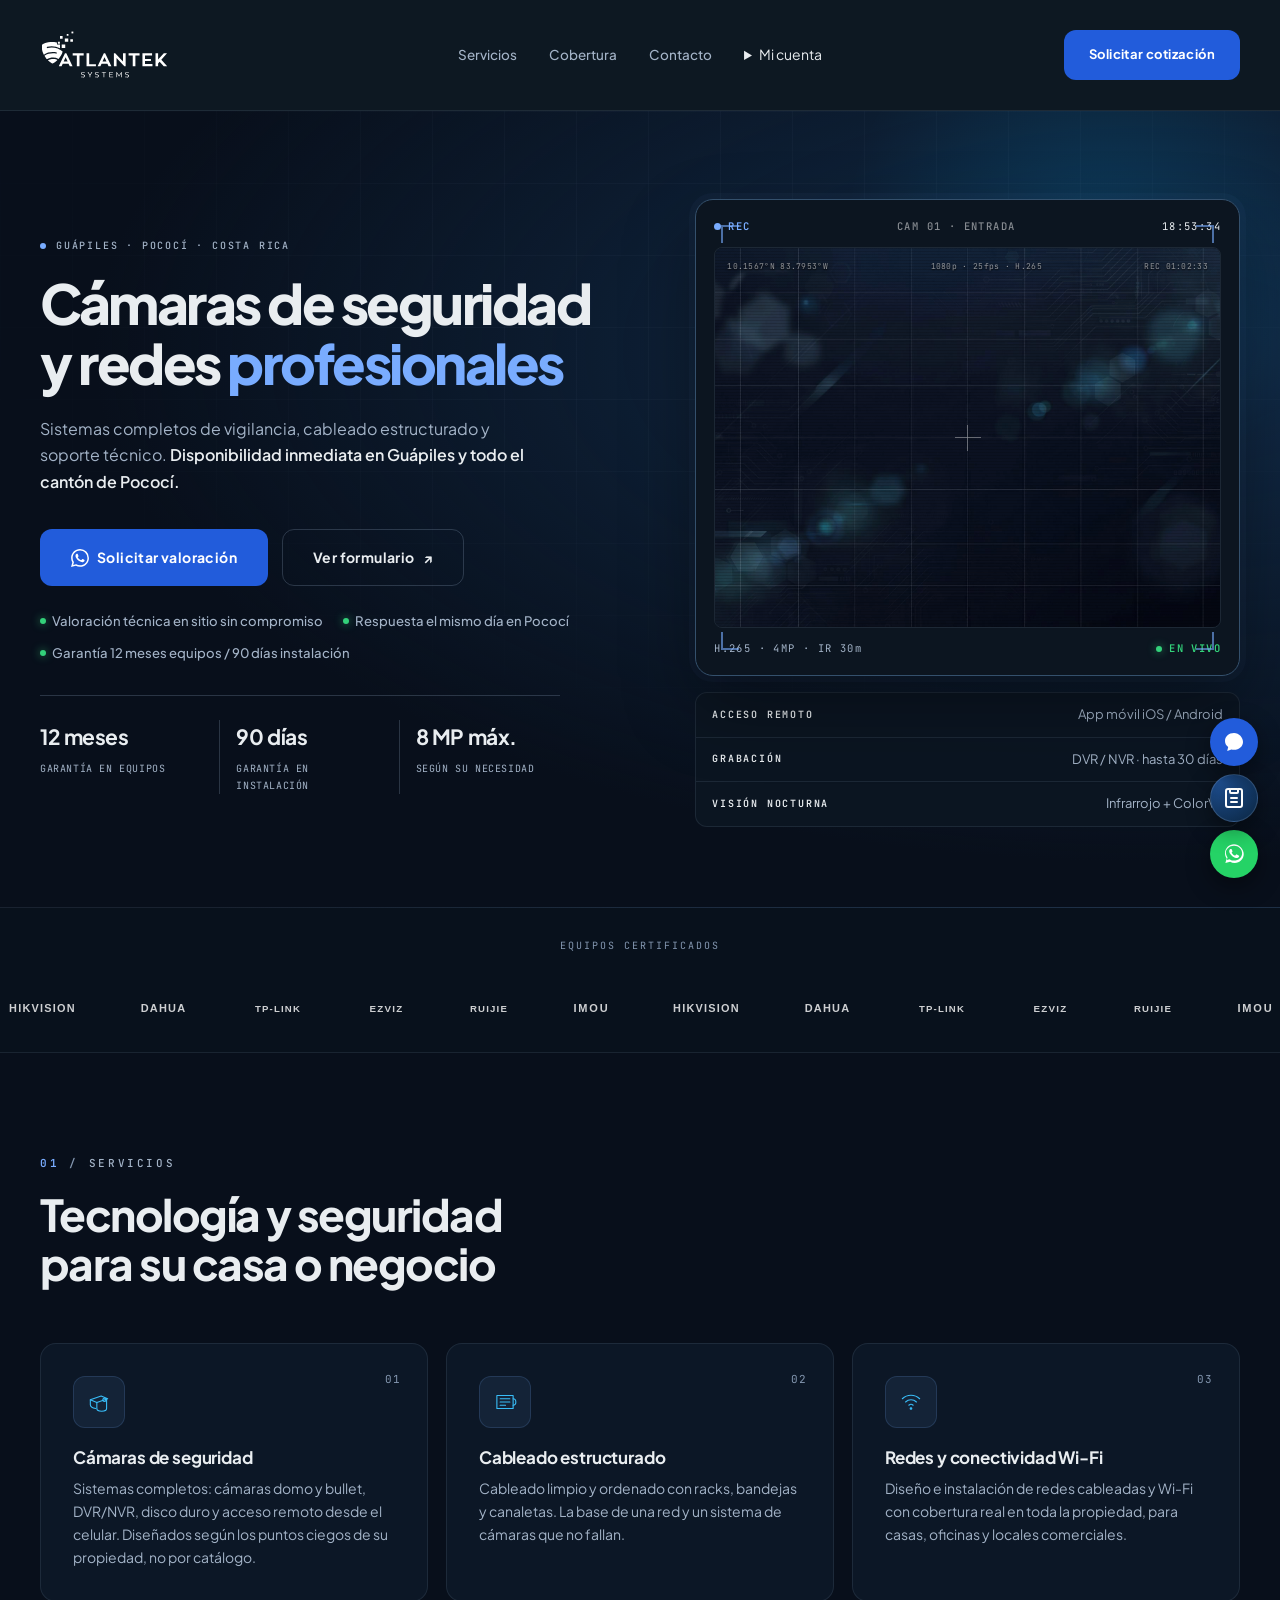
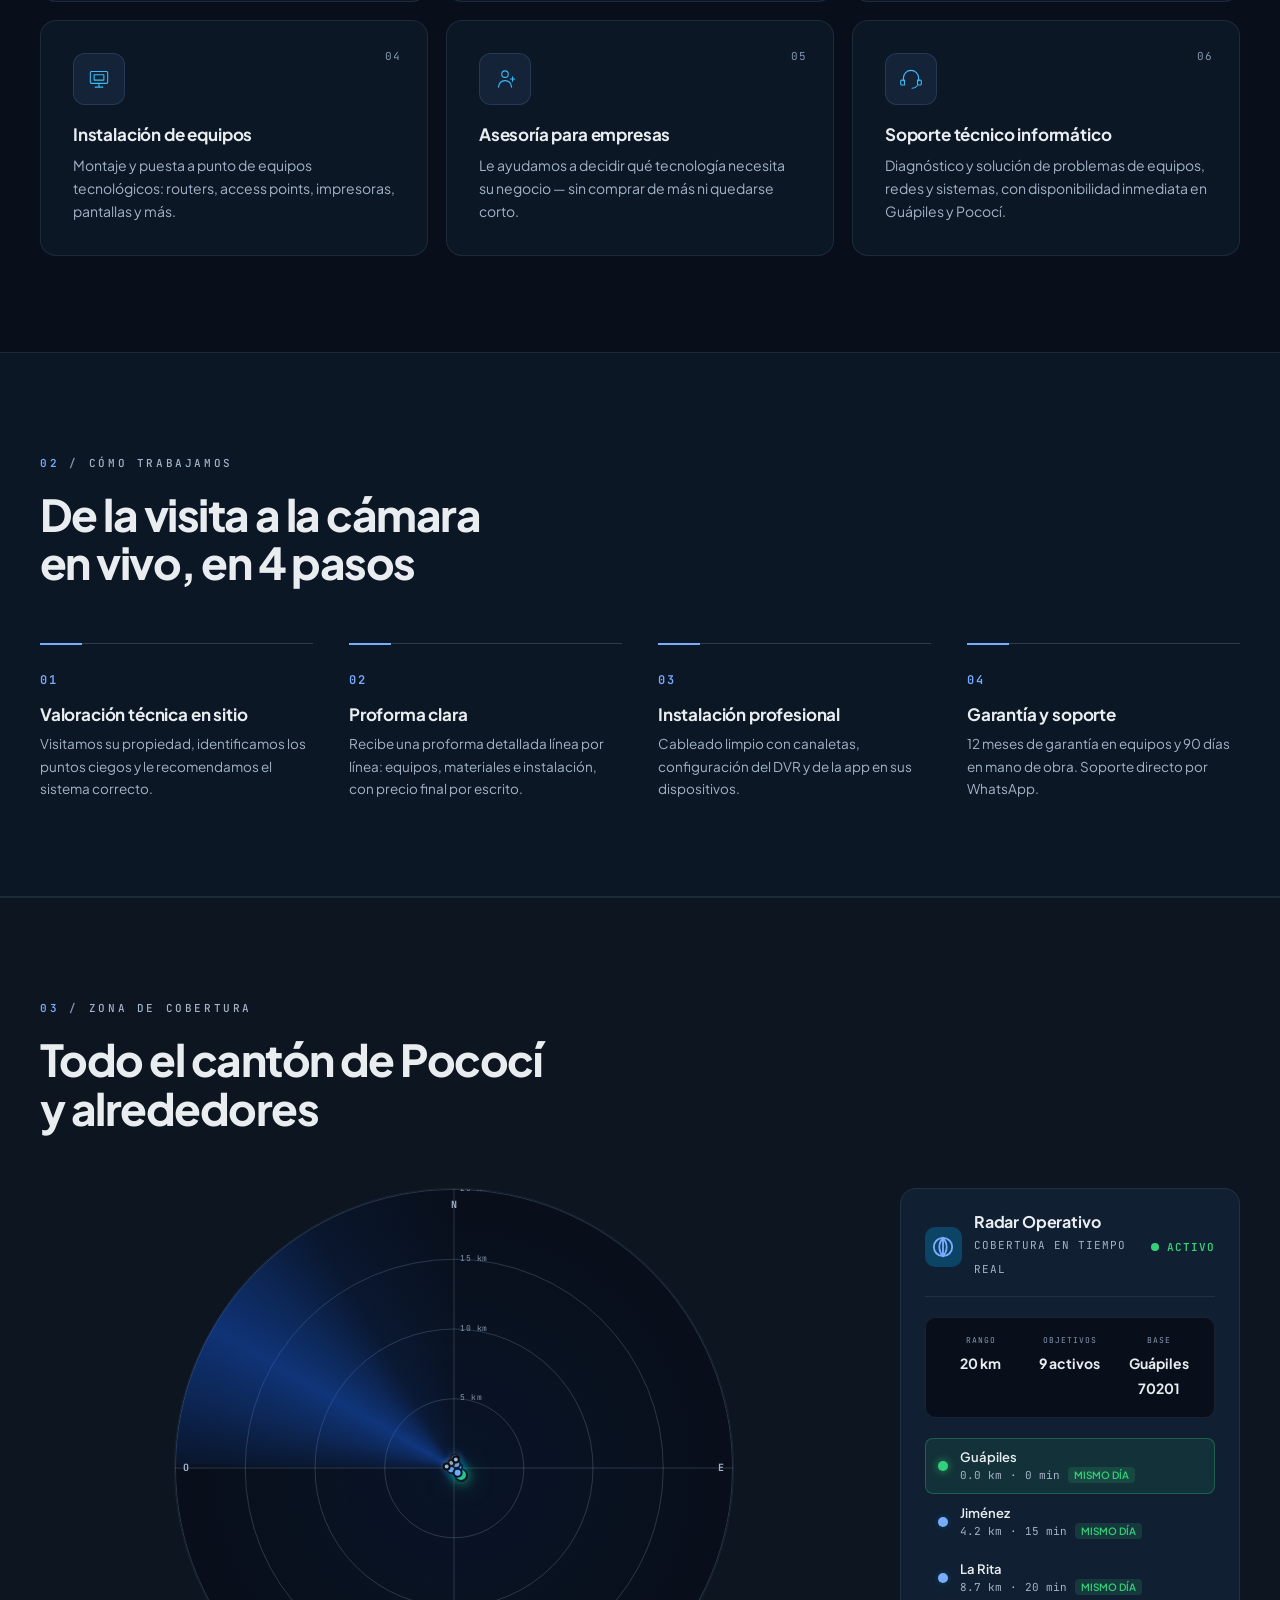
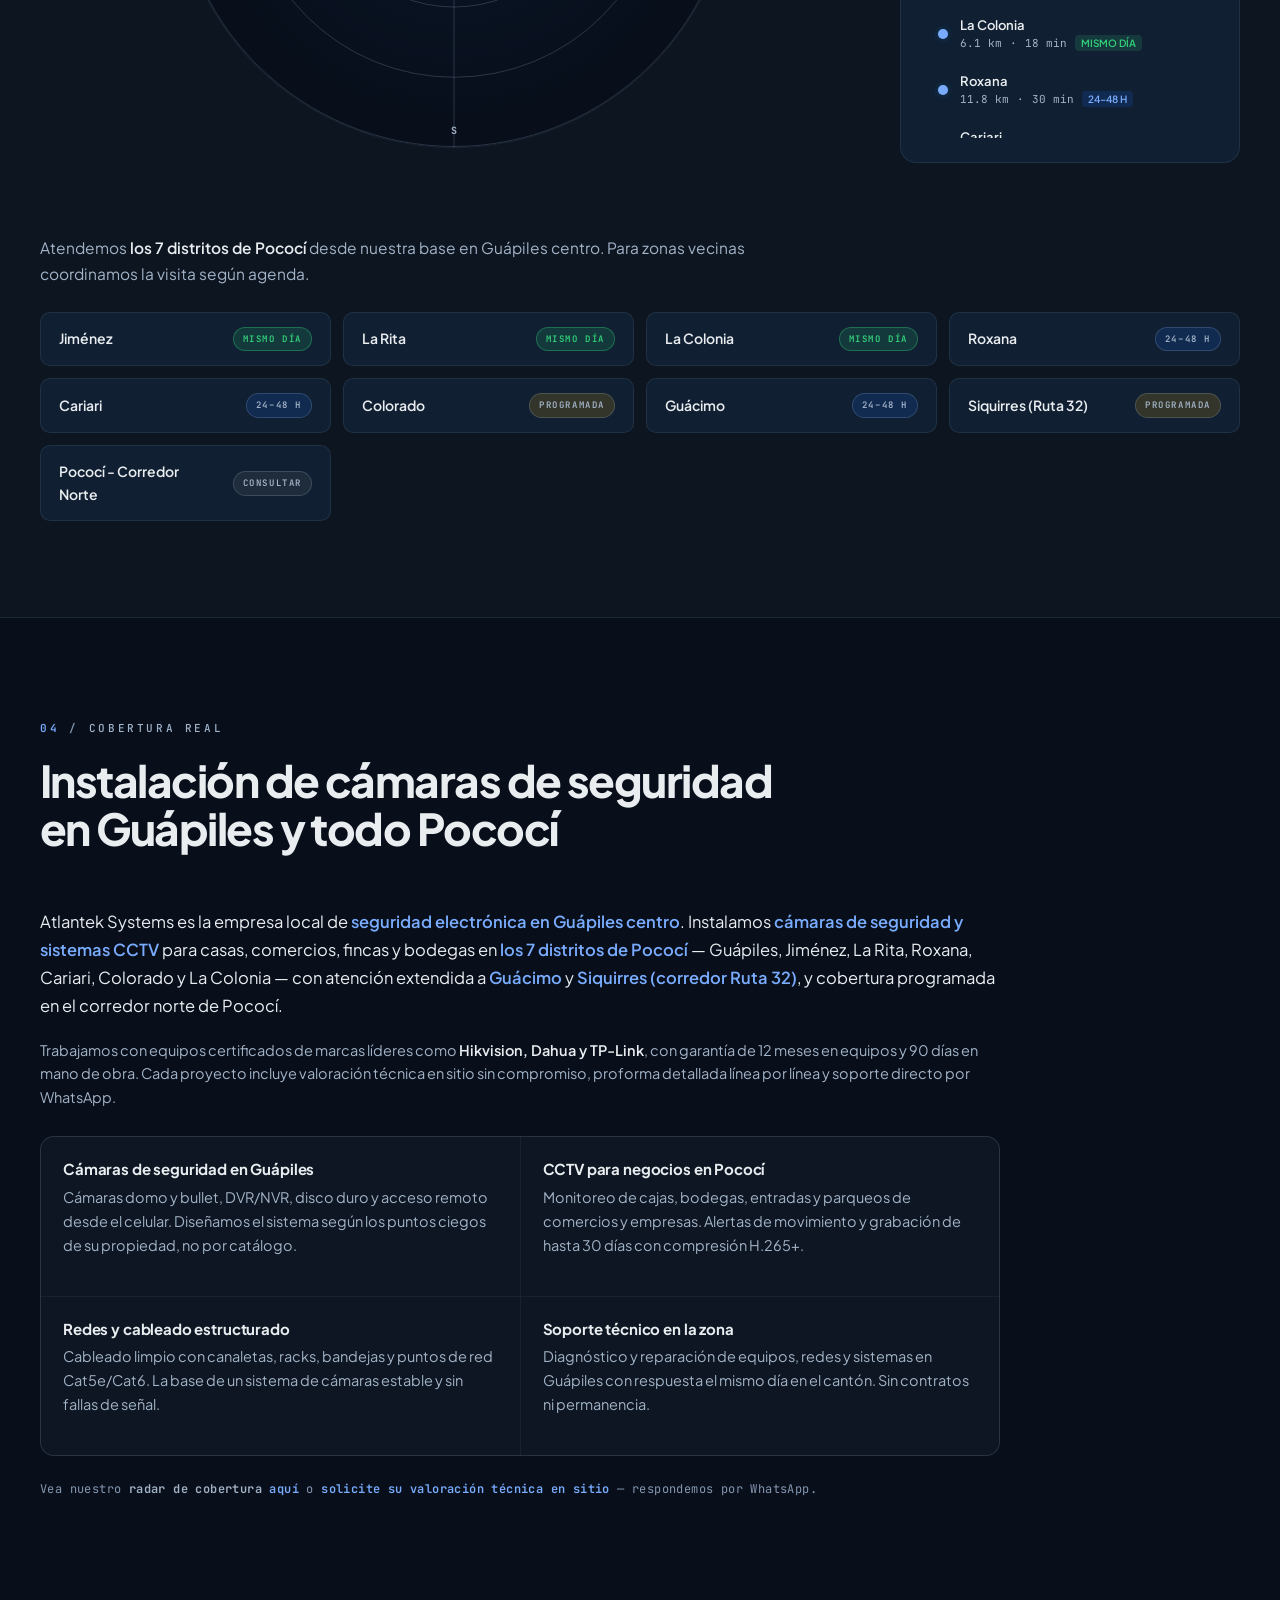
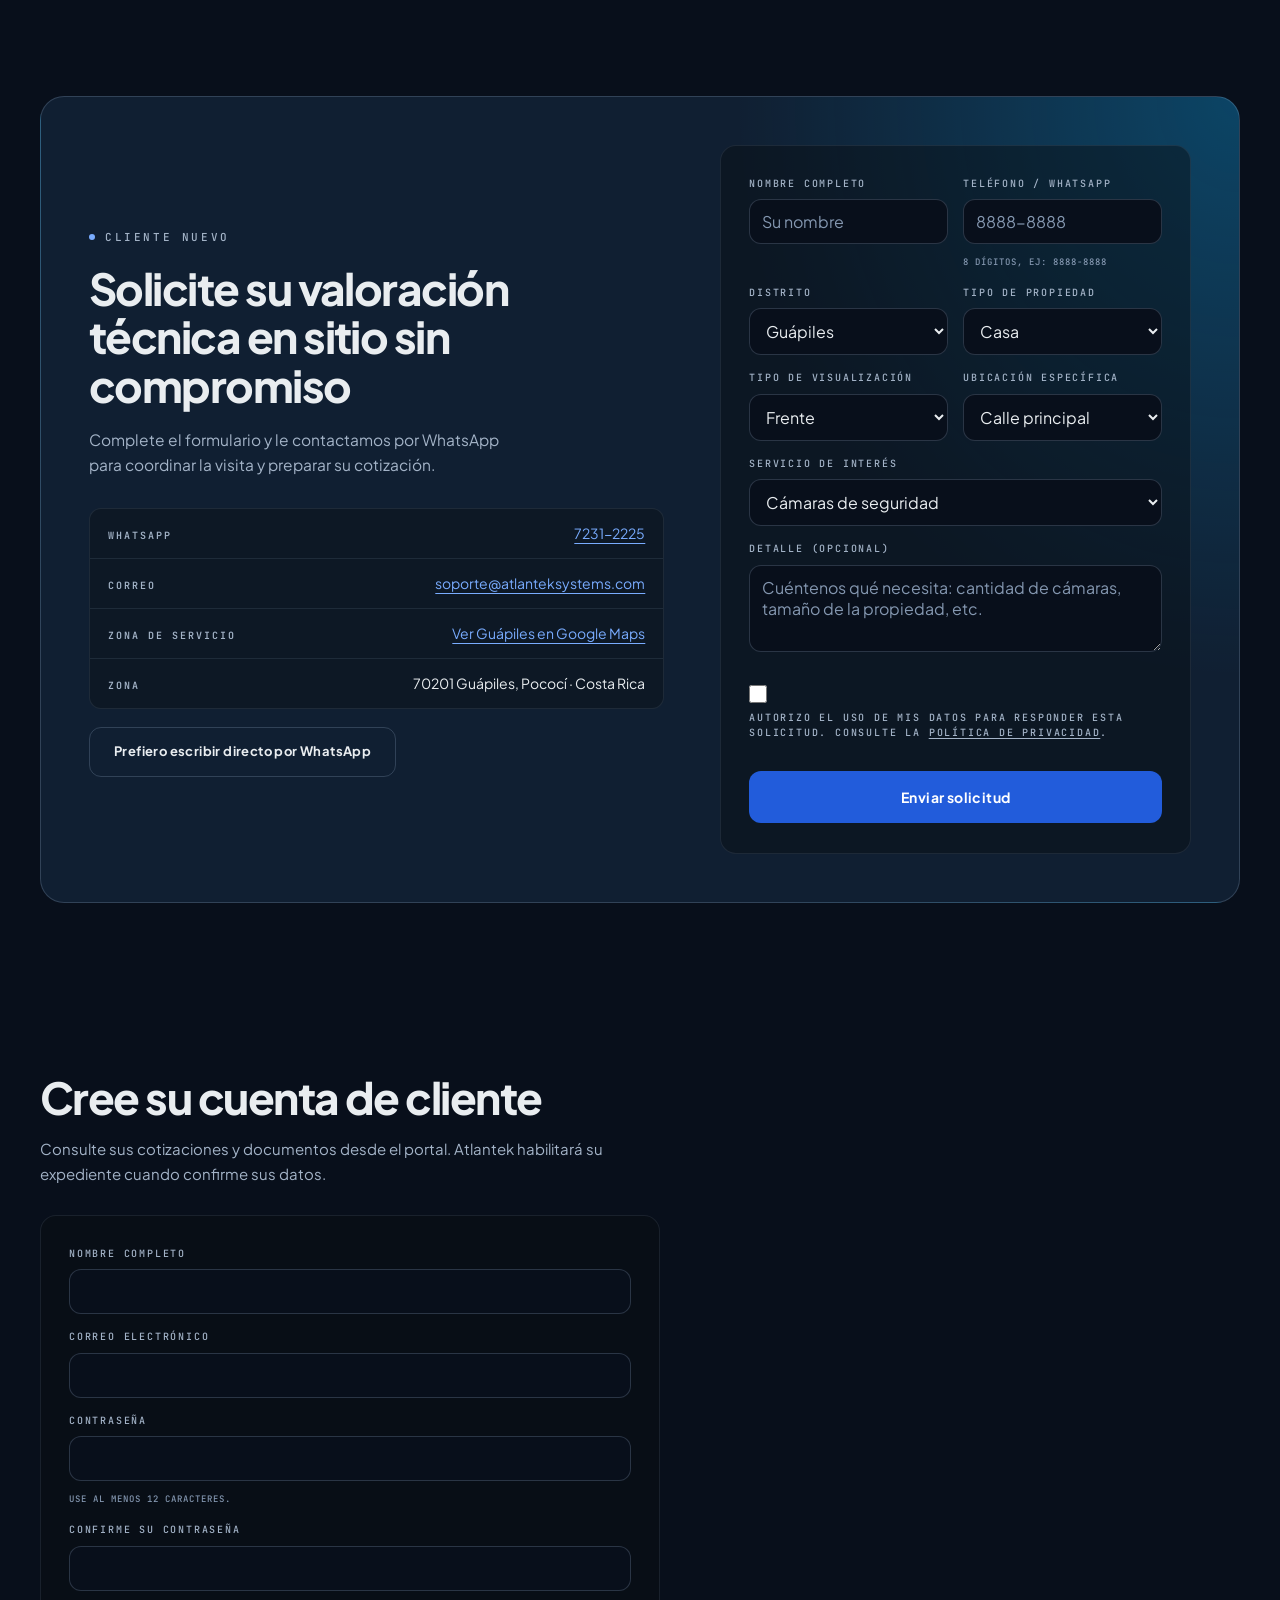
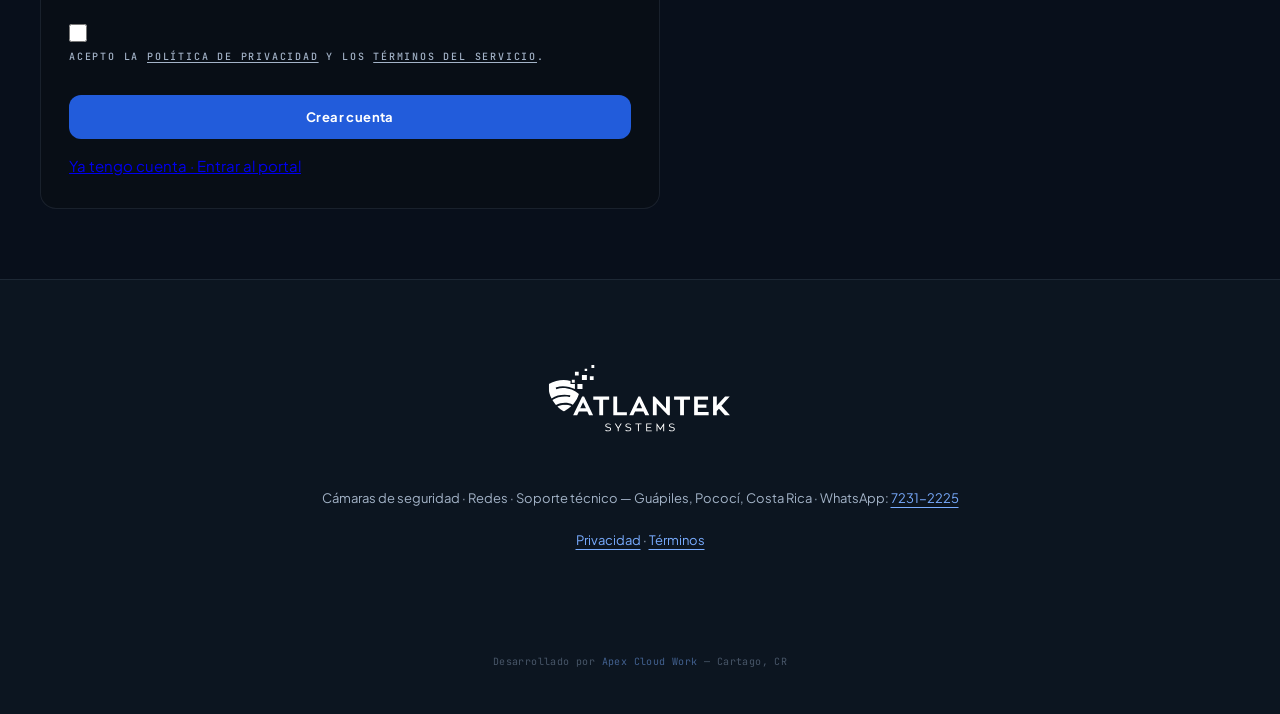
<file: index.html>
<!DOCTYPE html>
<html lang="es">
<head>
  <meta charset="UTF-8">
  <meta name="viewport" content="width=device-width, initial-scale=1.0">
  <title>Atlantek Systems · Cámaras de Seguridad y CCTV en Guápiles, Pococí</title>
  <meta name="description" content="Instalación profesional de cámaras de seguridad, CCTV, cableado estructurado y redes Wi-Fi en Guápiles y todo el cantón de Pococí. Valoración técnica en sitio sin compromiso. Garantía 12 meses equipos / 90 días instalación.">
  <!-- Canonical oficial: atlanteksystems.com (CNAME en Cloudflare + CNAME file en repo Pages) -->
  <link rel="canonical" href="https://atlanteksystems.com/">
  <meta property="og:type" content="website">
  <meta property="og:title" content="Atlantek Systems · Cámaras de Seguridad y CCTV en Guápiles, Pococí">
  <meta property="og:description" content="Instalación profesional de cámaras de seguridad, CCTV, cableado estructurado y redes Wi-Fi en Guápiles y todo Pococí. Valoración técnica en sitio sin compromiso. Garantía 12 meses.">
  <meta property="og:image" content="https://atlanteksystems.com/assets/img/back.jpg">
  <meta property="og:url" content="https://atlanteksystems.com/">
  <meta property="og:locale" content="es_CR">
  <meta name="twitter:card" content="summary_large_image">
  <meta name="twitter:title" content="Atlantek Systems · Cámaras de Seguridad y CCTV en Guápiles, Pococí">
  <meta name="twitter:description" content="Instalación profesional de cámaras de seguridad, CCTV, cableado estructurado y redes Wi-Fi en Guápiles y todo Pococí. Valoración técnica en sitio sin compromiso. Garantía 12 meses.">
  <meta name="twitter:image" content="https://atlanteksystems.com/assets/img/back.jpg">
  <link rel="preconnect" href="https://fonts.googleapis.com">
  <link rel="preconnect" href="https://fonts.gstatic.com" crossorigin>
  <link href="https://fonts.googleapis.com/css2?family=Plus+Jakarta+Sans:wght@400;500;600;700;800&family=JetBrains+Mono:wght@400;500;700&display=swap" rel="stylesheet">
  <link rel="preload" as="image" href="assets/img/back.jpg">
  <link rel="icon" type="image/svg+xml" href="assets/img/favicon.svg?v=4">
  <link rel="stylesheet" href="assets/css/style.css?v=20261002-brand2">
  <script type="application/ld+json">
  {
    "@context": "https://schema.org",
    "@graph": [
      {
        "@type": "LocalBusiness",
        "@id": "https://atlanteksystems.com/#business",
        "name": "Atlantek Systems",
        "alternateName": "Atlantek Guápiles",
        "description": "Instalación de cámaras de seguridad y CCTV, cableado estructurado, redes Wi-Fi y soporte técnico en Guápiles, Pococí, Costa Rica. Valoración técnica en sitio.",
        "url": "https://atlanteksystems.com/",
        "telephone": "+50672312225",
        "email": "soporte@atlanteksystems.com",
        "image": "https://atlanteksystems.com/assets/img/back.jpg",
        "priceRange": "$$",
        "address": {
          "@type": "PostalAddress",
          "streetAddress": "Guápiles centro",
          "addressLocality": "Guápiles",
          "addressRegion": "Pococí",
          "postalCode": "70201",
          "addressCountry": "CR"
        },
        "geo": {
          "@type": "GeoCoordinates",
          "latitude": 10.1567,
          "longitude": -83.7953
        },
        "openingHoursSpecification": {
          "@type": "OpeningHoursSpecification",
          "dayOfWeek": ["Monday", "Tuesday", "Wednesday", "Thursday", "Friday", "Saturday"],
          "opens": "07:00",
          "closes": "18:00"
        },
        "areaServed": [
          { "@type": "Place", "name": "Guápiles" },
          { "@type": "Place", "name": "Jiménez" },
          { "@type": "Place", "name": "La Rita" },
          { "@type": "Place", "name": "Roxana" },
          { "@type": "Place", "name": "Cariari" },
          { "@type": "Place", "name": "Colorado" },
          { "@type": "Place", "name": "La Colonia" },
          { "@type": "Place", "name": "Guácimo" },
          { "@type": "Place", "name": "Pococí" }
        ],
        "hasOfferCatalog": {
          "@type": "OfferCatalog",
          "name": "Seguridad electrónica en Guápiles y Pococí",
          "itemListElement": [
            { "@type": "Offer", "itemOffered": { "@type": "Service", "name": "Instalación de cámaras de seguridad y CCTV en Guápiles" } },
            { "@type": "Offer", "itemOffered": { "@type": "Service", "name": "Cableado estructurado en Pococí" } },
            { "@type": "Offer", "itemOffered": { "@type": "Service", "name": "Instalación de redes Wi-Fi empresariales" } },
            { "@type": "Offer", "itemOffered": { "@type": "Service", "name": "Soporte técnico informático" } }
          ]
        },
        "sameAs": [
          "https://wa.me/50672312225",
          "https://atlanteksystems.com/"
        ]
      },
      {
        "@type": "WebSite",
        "@id": "https://atlanteksystems.com/#website",
        "url": "https://atlanteksystems.com/",
        "name": "Atlantek Systems",
        "publisher": { "@id": "https://atlanteksystems.com/#business" }
      }
    ]
  }
  </script>
</head>
<body>

<main>

  <!-- ══════════ NAV ══════════ -->
  <header class="nav" id="nav">
    <div class="container nav__inner">
      <a href="https://atlanteksystems.com/" class="logo" id="brand-logo" aria-label="Atlantek - Ir al inicio">
        <img src="assets/img/logo-atlantek-white.svg" alt="Atlantek" class="logo__img"></a>

      <nav class="nav__links" id="nav-links">
        <a href="#servicios">Servicios</a>
        <a href="#cobertura">Cobertura</a>
        <a href="#contacto">Contacto</a>
        <details class="account-menu" id="account-menu">
          <summary>Mi cuenta</summary>
          <div class="account-menu__links">
            <a href="#crear-cuenta">Crear cuenta</a>
            <a href="https://admin.atlanteksystems.com/client-portal.html">Entrar al portal</a>
          </div>
        </details>
        <a href="https://wa.me/50672312225?text=Hola%20Atlantek%2C%20quiero%20una%20valoraci%C3%B3n%20t%C3%A9cnica%20en%20sitio"
           class="btn btn--navy nav__mobile-cta" target="_blank" rel="noopener">Solicitar cotización</a>
      </nav>

      <a href="https://wa.me/50672312225?text=Hola%20Atlantek%2C%20quiero%20una%20valoraci%C3%B3n%20t%C3%A9cnica%20en%20sitio"
         class="btn btn--navy nav__cta" target="_blank" rel="noopener">Solicitar cotización</a>

      <button class="nav__burger" id="nav-burger" aria-label="Abrir menú" aria-controls="nav-links" aria-expanded="false">
        <span></span><span></span><span></span>
      </button>
    </div>
    <div class="nav__progress" aria-hidden="true"></div>
  </header>

  <!-- ══════════ HERO ══════════ -->
  <section class="hero" id="inicio">
    <div class="hero__grid-bg" aria-hidden="true"></div>
    <div class="hero__glow" aria-hidden="true"></div>

    <div class="container hero__inner">
      <div class="hero__copy reveal">
        <span class="kicker"><span class="dot dot--navy"></span>Guápiles · Pococí · Costa Rica</span>
        <h1>Cámaras de seguridad<br>y redes <em>profesionales</em></h1>
        <p>
          Sistemas completos de vigilancia, cableado estructurado y soporte técnico.
          <b>Disponibilidad inmediata en Guápiles y todo el cantón de Pococí.</b>
        </p>

        <div class="hero__ctas">
          <a href="https://wa.me/50672312225?text=Hola%20Atlantek%2C%20quiero%20una%20valoraci%C3%B3n%20t%C3%A9cnica%20en%20sitio%20sin%20compromiso"
             class="btn btn--navy btn--lg" target="_blank" rel="noopener">
            <svg width="18" height="18" viewBox="0 0 24 24" fill="currentColor" aria-hidden="true"><path d="M17.472 14.382c-.297-.149-1.758-.867-2.03-.967-.273-.099-.471-.148-.67.15-.197.297-.767.966-.94 1.164-.173.199-.347.223-.644.075-.297-.15-1.255-.463-2.39-1.475-.883-.788-1.48-1.761-1.653-2.059-.173-.297-.018-.458.13-.606.134-.133.298-.347.446-.52.149-.174.198-.298.298-.497.099-.198.05-.371-.025-.52-.075-.149-.669-1.612-.916-2.207-.242-.579-.487-.5-.669-.51-.173-.008-.371-.01-.57-.01-.198 0-.52.074-.792.372-.272.297-1.04 1.016-1.04 2.479 0 1.462 1.065 2.875 1.213 3.074.149.198 2.096 3.2 5.077 4.487.709.306 1.262.489 1.694.625.712.227 1.36.195 1.871.118.571-.085 1.758-.719 2.006-1.413.248-.694.248-1.289.173-1.413-.074-.124-.272-.198-.57-.347m-5.421 7.403h-.004a9.87 9.87 0 01-5.031-1.378l-.361-.214-3.741.982.998-3.648-.235-.374a9.86 9.86 0 01-1.51-5.26c.001-5.45 4.436-9.884 9.888-9.884 2.64 0 5.122 1.03 6.988 2.898a9.825 9.825 0 012.893 6.994c-.003 5.45-4.437 9.884-9.885 9.884m8.413-18.297A11.815 11.815 0 0012.05 0C5.495 0 .16 5.335.157 11.892c0 2.096.547 4.142 1.588 5.945L.057 24l6.305-1.654a11.882 11.882 0 005.683 1.448h.005c6.554 0 11.89-5.335 11.893-11.893a11.821 11.821 0 00-3.48-8.413z"/></svg>
            Solicitar valoración
          </a>
          <a href="#contacto" class="btn btn--ghost btn--lg">Ver formulario <span aria-hidden="true">↗</span></a>
        </div>

        <div class="hero__trust">
          <span class="hero__trust-item"><span class="dot dot--green"></span> Valoración técnica en sitio sin compromiso</span>
          <span class="hero__trust-item"><span class="dot dot--green"></span> Respuesta el mismo día en Pococí</span>
          <span class="hero__trust-item"><span class="dot dot--green"></span> Garantía 12 meses equipos / 90 días instalación</span>
        </div>

        <dl class="hero__stats">
          <div><dt><span data-count="12">0</span> meses</dt><dd>Garantía en equipos</dd></div>
          <div><dt><span data-count="90">0</span> días</dt><dd>Garantía en instalación</dd></div>
          <div><dt><span data-count="8">0</span> MP máx.</dt><dd>Según su necesidad</dd></div>
        </dl>
      </div>

      <div class="hero__visual reveal" aria-hidden="true">
        <div class="cam-card">
          <span class="cam-card__corner cam-card__corner--tl"></span>
          <span class="cam-card__corner cam-card__corner--tr"></span>
          <span class="cam-card__corner cam-card__corner--bl"></span>
          <span class="cam-card__corner cam-card__corner--br"></span>
          <div class="cam-card__top">
            <span class="cam-card__rec"><span class="rec-dot"></span>REC</span>
            <span class="cam-card__cam">CAM 01 · ENTRADA</span>
            <span class="cam-card__time" id="cam-time">00:00:00</span>
          </div>
          <div class="cam-card__screen">
            <img src="assets/img/back.jpg" alt="" loading="eager">
            <div class="cam-card__scan"></div>
            <div class="cam-card__hud" aria-hidden="true">
              <span>10.1567°N 83.7953°W</span>
              <span>1080p · 25fps · H.265</span>
              <span>REC 01:02:33</span>
            </div>
            <span class="cam-card__cross" aria-hidden="true"></span>
            <span class="cam-card__motion cam-card__motion--a" aria-hidden="true"></span>
            <span class="cam-card__motion cam-card__motion--b" aria-hidden="true"></span>
          </div>
          <div class="cam-card__bottom">
            <span>H.265 · 4MP · IR 30m</span>
            <span class="cam-card__live"><span class="dot dot--green"></span>EN VIVO</span>
          </div>
        </div>
        <ul class="cam-specs">
          <li><b>Acceso remoto</b><span>App móvil iOS / Android</span></li>
          <li><b>Grabación</b><span>DVR / NVR · hasta 30 días</span></li>
          <li><b>Visión nocturna</b><span>Infrarrojo + ColorVu</span></li>
        </ul>
      </div>
    </div>
  </section>

  <!-- ══════════ MARCAS ══════════ -->
  <div class="brands">
    <div class="brands__inner">
      <span class="brands__label">Equipos certificados</span>
      <div class="brands__track">
        <span class="brands__item"><img src="assets/img/brand-hikvision.svg" alt="Hikvision" loading="lazy"></span>
        <span class="brands__item"><img src="assets/img/brand-dahua.svg" alt="Dahua" loading="lazy"></span>
        <span class="brands__item"><img src="assets/img/brand-tplink.svg" alt="TP-Link" loading="lazy"></span>
        <span class="brands__item"><img src="assets/img/brand-ezviz.svg" alt="EZVIZ" loading="lazy"></span>
        <span class="brands__item"><img src="assets/img/brand-ruijie.svg" alt="Ruijie" loading="lazy"></span>
        <span class="brands__item"><img src="assets/img/brand-imou.svg" alt="IMOU" loading="lazy"></span>
        <span class="brands__item"><img src="assets/img/brand-hikvision.svg" alt="Hikvision" loading="lazy"></span>
        <span class="brands__item"><img src="assets/img/brand-dahua.svg" alt="Dahua" loading="lazy"></span>
        <span class="brands__item"><img src="assets/img/brand-tplink.svg" alt="TP-Link" loading="lazy"></span>
        <span class="brands__item"><img src="assets/img/brand-ezviz.svg" alt="EZVIZ" loading="lazy"></span>
        <span class="brands__item"><img src="assets/img/brand-ruijie.svg" alt="Ruijie" loading="lazy"></span>
        <span class="brands__item"><img src="assets/img/brand-imou.svg" alt="IMOU" loading="lazy"></span>
      </div>
    </div>
  </div>

  <!-- ══════════ SERVICIOS ══════════ -->
  <section class="section" id="servicios">
    <div class="container">
      <div class="section__head reveal">
        <span class="kicker"><span class="kicker__num">01</span>Servicios</span>
        <h2>Tecnología y seguridad<br>para su casa o negocio</h2>
      </div>

      <div class="services">
        <article class="service reveal">
          <span class="service__num">01</span>
          <img class="service__icon" src="assets/img/service-camaras.svg" alt="" loading="lazy">
          <h3>Cámaras de seguridad</h3>
          <p>Sistemas completos: cámaras domo y bullet, DVR/NVR, disco duro y acceso remoto desde el celular. Diseñados según los puntos ciegos de su propiedad, no por catálogo.</p>
        </article>

        <article class="service reveal">
          <span class="service__num">02</span>
          <img class="service__icon" src="assets/img/service-cableado.svg" alt="" loading="lazy">
          <h3>Cableado estructurado</h3>
          <p>Cableado limpio y ordenado con racks, bandejas y canaletas. La base de una red y un sistema de cámaras que no fallan.</p>
        </article>

        <article class="service reveal">
          <span class="service__num">03</span>
          <img class="service__icon" src="assets/img/service-redes.svg" alt="" loading="lazy">
          <h3>Redes y conectividad Wi-Fi</h3>
          <p>Diseño e instalación de redes cableadas y Wi-Fi con cobertura real en toda la propiedad, para casas, oficinas y locales comerciales.</p>
        </article>

        <article class="service reveal">
          <span class="service__num">04</span>
          <img class="service__icon" src="assets/img/service-equipos.svg" alt="" loading="lazy">
          <h3>Instalación de equipos</h3>
          <p>Montaje y puesta a punto de equipos tecnológicos: routers, access points, impresoras, pantallas y más.</p>
        </article>

        <article class="service reveal">
          <span class="service__num">05</span>
          <img class="service__icon" src="assets/img/service-asesoria.svg" alt="" loading="lazy">
          <h3>Asesoría para empresas</h3>
          <p>Le ayudamos a decidir qué tecnología necesita su negocio — sin comprar de más ni quedarse corto.</p>
        </article>

        <article class="service reveal">
          <span class="service__num">06</span>
          <img class="service__icon" src="assets/img/service-soporte.svg" alt="" loading="lazy">
          <h3>Soporte técnico informático</h3>
          <p>Diagnóstico y solución de problemas de equipos, redes y sistemas, con disponibilidad inmediata en Guápiles y Pococí.</p>
        </article>
      </div>
    </div>
  </section>

  

  <!-- ══════════ PROCESO ══════════ -->
  <section class="section" id="proceso">
    <div class="container">
      <div class="section__head reveal">
        <span class="kicker"><span class="kicker__num">02</span>Cómo trabajamos</span>
        <h2>De la visita a la cámara<br>en vivo, en 4 pasos</h2>
      </div>

      <ol class="steps">
        <li class="step reveal">
          <span class="step__num">01</span>
          <h3>Valoración técnica en sitio</h3>
          <p>Visitamos su propiedad, identificamos los puntos ciegos y le recomendamos el sistema correcto.</p>
        </li>
        <li class="step reveal">
          <span class="step__num">02</span>
          <h3>Proforma clara</h3>
          <p>Recibe una proforma detallada línea por línea: equipos, materiales e instalación, con precio final por escrito.</p>
        </li>
        <li class="step reveal">
          <span class="step__num">03</span>
          <h3>Instalación profesional</h3>
          <p>Cableado limpio con canaletas, configuración del DVR y de la app en sus dispositivos.</p>
        </li>
        <li class="step reveal">
          <span class="step__num">04</span>
          <h3>Garantía y soporte</h3>
          <p>12 meses de garantía en equipos y 90 días en mano de obra. Soporte directo por WhatsApp.</p>
        </li>
      </ol>
    </div>
  </section>

  <!-- ══════════ COBERTURA ══════════ -->
  <section class="section section--panel" id="cobertura">
    <div class="container">
      <div class="section__head reveal">
        <span class="kicker"><span class="kicker__num">03</span>Zona de cobertura</span>
        <h2>Todo el cantón de Pococí<br>y alrededores</h2>
      </div>

      <div class="coverage">
        <div class="coverage__radar reveal">
          <div class="radar" role="img" aria-label="Radar de cobertura operativa desde Guápiles centro — 20 km de radio">
            <!-- Rangos de distancia -->
            <div class="radar__range-ring" data-km="5"></div>
            <div class="radar__range-ring" data-km="10"></div>
            <div class="radar__range-ring" data-km="15"></div>
            <div class="radar__range-ring" data-km="20"></div>
            
            <!-- Cruces cardinales -->
            <div class="radar__crosshair"></div>
            
            <!-- Ejes cardinales -->
            <span class="radar__cardinal radar__cardinal--n" data-bearing="0">N</span>
            <span class="radar__cardinal radar__cardinal--e" data-bearing="90">E</span>
            <span class="radar__cardinal radar__cardinal--s" data-bearing="180">S</span>
            <span class="radar__cardinal radar__cardinal--w" data-bearing="270">O</span>
            
            <!-- Etiquetas de rango -->
            <span class="radar__range-label" data-km="5">5 km</span>
            <span class="radar__range-label" data-km="10">10 km</span>
            <span class="radar__range-label" data-km="15">15 km</span>
            <span class="radar__range-label" data-km="20">20 km</span>
            
            <!-- Marco HUD esquinas -->
            <span class="radar__bracket radar__bracket--tl"></span>
            <span class="radar__bracket radar__bracket--tr"></span>
            <span class="radar__bracket radar__bracket--bl"></span>
            <span class="radar__bracket radar__bracket--br"></span>
            
            <!-- Barrido -->
            <div class="radar__sweep" id="radar-sweep"></div>
            
            <!-- Base Guápiles (centro) -->
            <div class="radar__target radar__target--base" data-name="Guápiles" data-district="Guápiles" data-km="0" data-time="0" data-sla="Mismo día" data-bearing="0" style="--bearing: 0deg; --distance: 0;">
              <div class="radar__target-dot"></div>
              <div class="radar__target-pulse"></div>
              <div class="radar__target-label">
                <strong>Guápiles</strong>
                <span>BASE · 70201</span>
              </div>
            </div>

            <!-- Distritos Pococí (coordenadas reales relativas a Guápiles) -->
            <div class="radar__target" data-name="Jiménez" data-district="Jiménez" data-km="4.2" data-time="15" data-sla="Mismo día" data-bearing="162" style="--bearing: 162deg; --distance: 21%;">
              <div class="radar__target-dot"></div>
              <div class="radar__target-pulse"></div>
              <div class="radar__target-label">
                <strong>Jiménez</strong>
                <span>4.2 km · 15 min</span>
              </div>
            </div>
            
            <div class="radar__target" data-name="La Rita" data-district="La Rita" data-km="8.7" data-time="20" data-sla="Mismo día" data-bearing="78" style="--bearing: 78deg; --distance: 43.5%;">
              <div class="radar__target-dot"></div>
              <div class="radar__target-pulse"></div>
              <div class="radar__target-label">
                <strong>La Rita</strong>
                <span>8.7 km · 20 min</span>
              </div>
            </div>
            
            <div class="radar__target" data-name="La Colonia" data-district="La Colonia" data-km="6.1" data-time="18" data-sla="Mismo día" data-bearing="248" style="--bearing: 248deg; --distance: 30.5%;">
              <div class="radar__target-dot"></div>
              <div class="radar__target-pulse"></div>
              <div class="radar__target-label">
                <strong>La Colonia</strong>
                <span>6.1 km · 18 min</span>
              </div>
            </div>
            
            <div class="radar__target" data-name="Roxana" data-district="Roxana" data-km="11.8" data-time="30" data-sla="24–48 h" data-bearing="142" style="--bearing: 142deg; --distance: 59%;">
              <div class="radar__target-dot"></div>
              <div class="radar__target-pulse"></div>
              <div class="radar__target-label">
                <strong>Roxana</strong>
                <span>11.8 km · 30 min</span>
              </div>
            </div>
            
            <div class="radar__target" data-name="Cariari" data-district="Cariari" data-km="9.3" data-time="25" data-sla="24–48 h" data-bearing="28" style="--bearing: 28deg; --distance: 46.5%;">
              <div class="radar__target-dot"></div>
              <div class="radar__target-pulse"></div>
              <div class="radar__target-label">
                <strong>Cariari</strong>
                <span>9.3 km · 25 min</span>
              </div>
            </div>
            
            <div class="radar__target" data-name="Colorado" data-district="Colorado" data-km="19.2" data-time="40" data-sla="Programada" data-bearing="5" style="--bearing: 5deg; --distance: 96%;">
              <div class="radar__target-dot"></div>
              <div class="radar__target-pulse"></div>
              <div class="radar__target-label">
                <strong>Colorado</strong>
                <span>19.2 km · 40 min</span>
              </div>
            </div>

            <!-- Zonas extendidas -->
            <div class="radar__target radar__target--extended" data-name="Guácimo" data-district="Guácimo" data-km="14.5" data-time="35" data-sla="24–48 h" data-bearing="332" style="--bearing: 332deg; --distance: 72.5%;">
              <div class="radar__target-dot"></div>
              <div class="radar__target-label">
                <strong>Guácimo</strong>
                <span>14.5 km · 35 min</span>
              </div>
            </div>
            
            <div class="radar__target radar__target--extended" data-name="Siquirres" data-district="Siquirres (Ruta 32)" data-km="18.8" data-time="45" data-sla="Programada" data-bearing="282" style="--bearing: 282deg; --distance: 94%;">
              <div class="radar__target-dot"></div>
              <div class="radar__target-label">
                <strong>Siquirres</strong>
                <span>18.8 km · 45 min</span>
              </div>
            </div>

            <!-- Corredor norte -->
            <div class="radar__target radar__target--extended" data-name="Corredor Norte" data-district="Pococí - Corredor Norte" data-km="22" data-time="50" data-sla="Consultar" data-bearing="12" style="--bearing: 12deg; --distance: 110%;">
              <div class="radar__target-dot"></div>
              <div class="radar__target-label">
                <strong>Corredor Norte</strong>
                <span>>20 km · Consultar</span>
              </div>
            </div>
          </div>
          
          <!-- Panel de información lateral -->
          <div class="radar__panel">
            <div class="radar__panel-header">
              <div class="radar__panel-title">
                <span class="radar__panel-icon" aria-hidden="true">
                  <svg viewBox="0 0 24 24" fill="none" stroke="currentColor" stroke-width="2"><circle cx="12" cy="12" r="10"/><path d="M12 2v20M12 2a15.3 15.3 0 0 1 4 10 15.3 15.3 0 0 1-4 10 15.3 15.3 0 0 1-4-10 15.3 15.3 0 0 1 4-10z"/></svg>
                </span>
                <div>
                  <h3>Radar Operativo</h3>
                  <span class="radar__panel-sub">Cobertura en tiempo real</span>
                </div>
              </div>
              <div class="radar__panel-status">
                <span class="radar__status-dot" id="radar-status-dot"></span>
                <span class="radar__status-text" id="radar-status-text">ACTIVO</span>
              </div>
            </div>
            
            <div class="radar__panel-readout">
              <div class="radar__readout-item">
                <span class="radar__readout-label">RANGO</span>
                <span class="radar__readout-value" id="radar-readout-range">20 km</span>
              </div>
              <div class="radar__readout-item">
                <span class="radar__readout-label">OBJETIVOS</span>
                <span class="radar__readout-value" id="radar-readout-targets">10 activos</span>
              </div>
              <div class="radar__readout-item">
                <span class="radar__readout-label">BASE</span>
                <span class="radar__readout-value">Guápiles 70201</span>
              </div>
            </div>

            <div class="radar__panel-targets" id="radar-targets-list">
              <!-- Se llena por JS -->
            </div>
          </div>
        </div>

        <div class="coverage__info reveal">
          <p class="coverage__lead">
            Atendemos <b>los 7 distritos de Pococí</b> desde nuestra base en
            Guápiles centro. Para zonas vecinas coordinamos la visita según agenda.
          </p>
          <ul class="coverage__list" id="coverage-list">
            <!-- Se llena por JS desde los mismos datos -->
          </ul>
        </div>
      </div>
    </div>
  </section>

  <!-- ══════════ CONTENIDO LOCAL / SEO ══════════ -->
  <section class="section" id="guapiles">
    <div class="container">
      <div class="section__head reveal">
        <span class="kicker"><span class="kicker__num">04</span>Cobertura real</span>
        <h2>Instalación de cámaras de seguridad<br>en Guápiles y todo Pococí</h2>
      </div>

      <div class="seo-local reveal">
        <p class="seo-local__lead">
          Atlantek Systems es la empresa local de <b>seguridad electrónica en Guápiles centro</b>.
          Instalamos <b>cámaras de seguridad y sistemas CCTV</b> para casas, comercios, fincas y bodegas
          en <b>los 7 distritos de Pococí</b> — Guápiles, Jiménez, La Rita, Roxana, Cariari, Colorado y La Colonia —
          con atención extendida a <b>Guácimo</b> y <b>Siquirres (corredor Ruta 32)</b>, y cobertura programada en el corredor norte de Pococí.
        </p>
        <p>
          Trabajamos con equipos certificados de marcas líderes como <b>Hikvision, Dahua y TP-Link</b>,
          con garantía de 12 meses en equipos y 90 días en mano de obra. Cada proyecto incluye
          valoración técnica en sitio sin compromiso, proforma detallada línea por línea y soporte directo por WhatsApp.
        </p>
        <div class="seo-local__grid">
          <article class="seo-local__col">
            <h3>Cámaras de seguridad en Guápiles</h3>
            <p>Cámaras domo y bullet, DVR/NVR, disco duro y acceso remoto desde el celular. Diseñamos el sistema según los puntos ciegos de su propiedad, no por catálogo.</p>
          </article>
          <article class="seo-local__col">
            <h3>CCTV para negocios en Pococí</h3>
            <p>Monitoreo de cajas, bodegas, entradas y parqueos de comercios y empresas. Alertas de movimiento y grabación de hasta 30 días con compresión H.265+.</p>
          </article>
          <article class="seo-local__col">
            <h3>Redes y cableado estructurado</h3>
            <p>Cableado limpio con canaletas, racks, bandejas y puntos de red Cat5e/Cat6. La base de un sistema de cámaras estable y sin fallas de señal.</p>
          </article>
          <article class="seo-local__col">
            <h3>Soporte técnico en la zona</h3>
            <p>Diagnóstico y reparación de equipos, redes y sistemas en Guápiles con respuesta el mismo día en el cantón. Sin contratos ni permanencia.</p>
          </article>
        </div>
        <p class="seo-local__cta">
          Vea nuestro <b>radar de cobertura</b> <a href="#cobertura">aquí</a> o
          <a href="#contacto">solicite su valoración técnica en sitio</a> — respondemos por WhatsApp.
        </p>
      </div>
    </div>
  </section>

  <!-- ══════════ CONTACTO / FORMULARIO ══════════ -->
  <section class="cta" id="contacto">
    <div class="container">
      <div class="cta__panel reveal">
        <div class="cta__copy">
          <span class="kicker"><span class="dot dot--navy"></span>Cliente nuevo</span>
          <h2>Solicite su valoración<br>técnica en sitio sin compromiso</h2>
          <p>Complete el formulario y le contactamos por WhatsApp para coordinar la visita y preparar su cotización.</p>

          <ul class="cta__data">
            <li><b>WhatsApp</b><a href="https://wa.me/50672312225" target="_blank" rel="noopener">7231-2225</a></li>
            <li><b>Correo</b><a href="mailto:soporte@atlanteksystems.com?subject=Consulta%20sobre%20servicios%20de%20Atlantek&amp;body=Hola%20Atlantek%2C%0A%0AQuisiera%20consultar%20sobre%20sus%20servicios.%0A%0ANombre%3A%0ATel%C3%A9fono%3A">soporte@atlanteksystems.com</a></li>
            <li><b>Zona de servicio</b><a href="https://www.google.com/maps/search/?api=1&amp;query=Gu%C3%A1piles%2C%20Pococ%C3%AD%2C%20Costa%20Rica" target="_blank" rel="noopener">Ver Guápiles en Google Maps</a></li>
            <li><b>Zona</b><span>70201 Guápiles, Pococí · Costa Rica</span></li>
          </ul>

          <a href="https://wa.me/50672312225?text=Hola%20Atlantek%2C%20quiero%20una%20valoraci%C3%B3n%20t%C3%A9cnica%20en%20sitio%20sin%20compromiso"
             class="btn btn--ghost" target="_blank" rel="noopener">Prefiero escribir directo por WhatsApp</a>
        </div>

        <form class="lead-form" id="lead-form" novalidate>
          <p class="lead-form__user" id="lead-user" hidden></p>
          <div class="lead-form__row">
            <label for="nombre">Nombre completo
              <input id="nombre" type="text" name="nombre" required autocomplete="name" placeholder="Su nombre">
            </label>
            <label for="telefono">Teléfono / WhatsApp
              <input id="telefono" type="tel" name="telefono" required autocomplete="tel" placeholder="8888-8888" pattern="[2-8][0-9]{3}-?[0-9]{4}" title="Formato: 8888-8888 (8 dígitos, inicia con 2-8)">
              <span class="field-hint">8 dígitos, ej: 8888-8888</span>
            </label>
          </div>

          <div class="lead-form__row">
            <label for="distrito">Distrito
              <select id="distrito" name="distrito">
                <option value="Guápiles" selected>Guápiles</option>
                <option value="Jiménez">Jiménez</option>
                <option value="La Rita">La Rita</option>
                <option value="Roxana">Roxana</option>
                <option value="Cariari">Cariari</option>
                <option value="Colorado">Colorado</option>
                <option value="La Colonia">La Colonia</option>
                <option value="Otro">Otro / fuera de Pococí</option>
              </select>
            </label>
            <label for="tipo">Tipo de propiedad
              <select id="tipo" name="tipo">
                <option value="Casa" selected>Casa</option>
                <option value="Comercio">Comercio / local</option>
                <option value="Empresa">Empresa / oficina</option>
                <option value="Finca">Finca / bodega</option>
                <option value="Otro">Otro</option>
              </select>
            </label>
          </div>

          <div class="lead-form__row">
            <label for="visualizacion">Tipo de visualización
              <select id="visualizacion" name="visualizacion">
                <option value="Frente" selected>Frente</option>
                <option value="Esquina">Esquina</option>
                <option value="Lateral">Lateral</option>
                <option value="Potrero">Potrero</option>
                <option value="Trasera">Trasera</option>
                <option value="Interior">Interior</option>
                <option value="Otro">Otro</option>
              </select>
            </label>
            <label for="ubicacion">Ubicación específica
              <select id="ubicacion" name="ubicacion">
                <option value="Calle principal" selected>Calle principal</option>
                <option value="Calle secundaria">Calle secundaria</option>
                <option value="Acceso privado">Acceso privado</option>
                <option value="Carretera">Carretera</option>
                <option value="Condominio">Condominio</option>
                <option value="Centro comercial">Centro comercial</option>
                <option value="Zona industrial">Zona industrial</option>
                <option value="Otro">Otro</option>
              </select>
            </label>
          </div>

          <label for="servicio">Servicio de interés
            <select id="servicio" name="servicio">
              <option value="Cámaras de seguridad" selected>Cámaras de seguridad</option>
              <option value="Cableado estructurado">Cableado estructurado</option>
              <option value="Redes / Wi-Fi">Redes / Wi-Fi</option>
              <option value="Instalación de equipos">Instalación de equipos</option>
              <option value="Asesoría para empresas">Asesoría para empresas</option>
              <option value="Soporte técnico">Soporte técnico</option>
              <option value="Otro">Otro</option>
            </select>
          </label>

          <label for="mensaje">Detalle (opcional)
            <textarea id="mensaje" name="mensaje" rows="3" placeholder="Cuéntenos qué necesita: cantidad de cámaras, tamaño de la propiedad, etc."></textarea>
          </label>

          <input type="text" name="website" class="lead-form__hp" tabindex="-1" autocomplete="off" aria-hidden="true">
          <label class="lead-form__consent"><input type="checkbox" name="consent" required> <span>Autorizo el uso de mis datos para responder esta solicitud. Consulte la <a href="privacidad.html" target="_blank" rel="noopener">política de privacidad</a>.</span></label>

          <button type="submit" class="btn btn--navy btn--lg btn--full">Enviar solicitud</button>
          <p class="lead-form__status" id="lead-status" role="status" aria-live="polite" tabindex="-1"></p>
        </form>
      </div>
    </div>
  </section>

  <section class="registration container" id="crear-cuenta" aria-labelledby="registration-title">
    <h2 id="registration-title">Cree su cuenta de cliente</h2>
    <p>Consulte sus cotizaciones y documentos desde el portal. Atlantek habilitará su expediente cuando confirme sus datos.</p>
    <form class="lead-form" id="registration-form">
      <label for="registration-name">Nombre completo
        <input id="registration-name" name="nombre" autocomplete="name" required maxlength="120">
      </label>
      <label for="registration-email">Correo electrónico
        <input id="registration-email" name="email" type="email" autocomplete="email" required maxlength="180">
      </label>
      <label for="registration-password">Contraseña
        <input id="registration-password" name="password" type="password" autocomplete="new-password" minlength="12" maxlength="256" required aria-describedby="registration-password-hint">
        <span class="field-hint" id="registration-password-hint">Use al menos 12 caracteres.</span>
      </label>
      <label for="registration-confirm">Confirme su contraseña
        <input id="registration-confirm" name="confirm" type="password" autocomplete="new-password" minlength="12" maxlength="256" required>
      </label>
      <label class="lead-form__consent"><input type="checkbox" name="consent" required> <span>Acepto la <a href="privacidad.html" target="_blank" rel="noopener">política de privacidad</a> y los <a href="terminos.html" target="_blank" rel="noopener">términos del servicio</a>.</span></label>
      <button class="btn btn--navy btn--full" type="submit">Crear cuenta</button>
      <p id="registration-status" class="lead-form__status" role="status" aria-live="polite" tabindex="-1"></p>
      <a href="https://admin.atlanteksystems.com/client-portal.html">Ya tengo cuenta · Entrar al portal</a>
    </form>
  </section>
</main>

  <!-- ══════════ FOOTER ══════════ -->
  <footer class="footer">
    <div class="container footer__inner">
      <a href="https://atlanteksystems.com/" class="logo logo--footer" aria-label="Atlantek · Página principal"><img src="assets/img/logo-atlantek-white.svg" alt="Atlantek Systems" class="logo__img"></a>
      <p>Cámaras de seguridad · Redes · Soporte técnico — Guápiles, Pococí, Costa Rica · WhatsApp: <a href="https://wa.me/50672312225" target="_blank" rel="noopener">7231-2225</a></p>
      <p class="footer__legal"><a href="privacidad.html">Privacidad</a> · <a href="terminos.html">Términos</a></p>
      <a class="footer__admin-access" href="https://admin.atlanteksystems.com/admin.html" aria-label="Acceso administrativo">Administración</a>
      <p class="footer__credit">Desarrollado por <a href="https://apexcloudworkscompany.com" target="_blank" rel="noopener">Apex Cloud Work</a> — Cartago, CR</p>
    </div>
  </footer>

  <!-- ══════════ CHAT FAQ ══════════ -->
  <button class="chat-fab" id="chat-fab" aria-label="Abrir chat de preguntas frecuentes"
          aria-expanded="false" aria-controls="chat-panel">
    <svg viewBox="0 0 24 24" fill="currentColor" aria-hidden="true"><path d="M12 3C6.9 3 3 6.5 3 10.9c0 2.4 1.2 4.6 3.2 6L5.2 21l4.2-1.5c.8.2 1.7.3 2.6.3 5.1 0 9-3.5 9-7.9S17.1 3 12 3z"/></svg>
  </button>

  <div class="chat-panel" id="chat-panel" role="dialog" aria-label="Chat de preguntas frecuentes">
    <header class="chat-panel__head">
      <div class="chat-panel__info">
        <b>Atlantek responde</b>
        <small>En línea · respuestas automáticas</small>
      </div>
      <button class="chat-panel__close" id="chat-close" aria-label="Cerrar chat">&times;</button>
    </header>

    <div class="chat-panel__body" id="chat-body" aria-live="polite">
      <div class="chat-msg chat-msg--bot">
        Hola. Soy el asistente de <b>Atlantek Systems</b>. Elija una pregunta y le respondo al instante.
      </div>
    </div>

    <div class="chat-panel__chips" id="chat-chips" aria-label="Preguntas frecuentes"></div>

    <a class="chat-panel__wa" href="https://wa.me/50672312225?text=Hola%20Atlantek%2C%20tengo%20una%20consulta"
       target="_blank" rel="noopener">
      <svg width="15" height="15" viewBox="0 0 24 24" fill="currentColor" aria-hidden="true"><path d="M17.472 14.382c-.297-.149-1.758-.867-2.03-.967-.273-.099-.471-.148-.67.15-.197.297-.767.966-.94 1.164-.173.199-.347.223-.644.075-.297-.15-1.255-.463-2.39-1.475-.883-.788-1.48-1.761-1.653-2.059-.173-.297-.018-.458.13-.606.134-.133.298-.347.446-.52.149-.174.198-.298.298-.497.099-.198.05-.371-.025-.52-.075-.149-.669-1.612-.916-2.207-.242-.579-.487-.5-.669-.51-.173-.008-.371-.01-.57-.01-.198 0-.52.074-.792.372-.272.297-1.04 1.016-1.04 2.479 0 1.462 1.065 2.875 1.213 3.074.149.198 2.096 3.2 5.077 4.487.709.306 1.262.489 1.694.625.712.227 1.36.195 1.871.118.571-.085 1.758-.719 2.006-1.413.248-.694.248-1.289.173-1.413-.074-.124-.272-.198-.57-.347m-5.421 7.403h-.004a9.87 9.87 0 01-5.031-1.378l-.361-.214-3.741.982.998-3.648-.235-.374a9.86 9.86 0 01-1.51-5.26c.001-5.45 4.436-9.884 9.888-9.884 2.64 0 5.122 1.03 6.988 2.898a9.825 9.825 0 012.893 6.994c-.003 5.45-4.437 9.884-9.885 9.884m8.413-18.297A11.815 11.815 0 0012.05 0C5.495 0 .16 5.335.157 11.892c0 2.096.547 4.142 1.588 5.945L.057 24l6.305-1.654a11.882 11.882 0 005.683 1.448h.005c6.554 0 11.89-5.335 11.893-11.893a11.821 11.821 0 00-3.48-8.413z"/></svg>
      <span>Hablar con un asesor por WhatsApp</span>
    </a>
  </div>

  <!-- ══════════ BOTONES FLOTANTES ══════════ -->
  <a href="https://wa.me/50672312225?text=Hola%20Atlantek%2C%20quiero%20informaci%C3%B3n"
     class="wa-float" target="_blank" rel="noopener" aria-label="Cotizar por WhatsApp">
    <svg viewBox="0 0 32 32" aria-hidden="true">
      <path fill="currentColor" d="M16 3C9.4 3 4 8.3 4 14.9c0 2.6.8 5 2.3 7L4.5 28l6.3-1.7c1.9 1 4 1.6 6.2 1.6 6.6 0 12-5.3 12-11.9S22.6 3 16 3zm0 21.8c-2 0-3.9-.6-5.5-1.6l-.4-.2-3.7 1 1-3.6-.3-.4c-1.2-1.7-1.9-3.7-1.9-5.9C5.2 9.4 10 4.9 16 4.9s10.8 4.5 10.8 10-4.8 9.9-10.8 9.9zm5.6-7.3c-.3-.2-1.8-.9-2.1-1-.3-.1-.5-.2-.7.2s-.8 1-1 1.2c-.2.2-.4.2-.7.1-.3-.2-1.3-.5-2.4-1.5-.9-.8-1.5-1.8-1.7-2.1-.2-.3 0-.5.1-.6l.5-.6c.2-.2.2-.4.3-.6.1-.2 0-.4 0-.6-.1-.2-.7-1.7-1-2.3-.3-.6-.5-.5-.7-.5h-.6c-.2 0-.6.1-.9.4-.3.3-1.1 1.1-1.1 2.7s1.2 3.1 1.3 3.3c.2.2 2.3 3.6 5.6 4.9.8.3 1.4.5 1.9.7.8.2 1.5.2 2.1.1.6-.1 1.8-.7 2.1-1.5.3-.7.3-1.3.2-1.5-.1-.1-.3-.2-.6-.4z"/>
    </svg>
  </a>

  <a href="#contacto" class="fab-form" aria-label="Ir al formulario de cotización">
    <svg viewBox="0 0 24 24" fill="none" stroke="currentColor" stroke-width="2"
         stroke-linecap="round" stroke-linejoin="round" aria-hidden="true">
      <path d="M8 3H6a2 2 0 0 0-2 2v14a2 2 0 0 0 2 2h12a2 2 0 0 0 2-2V5a2 2 0 0 0-2-2h-2"/>
      <rect x="8" y="3" width="8" height="4" rx="1"/>
      <path d="M9 12h6M9 16h6"/>
    </svg>
  </a>

  <!-- ══════════ GATE DE ENTRADA (removido — cotización libre, sin registro) ══════════ -->

  <script src="assets/js/config.js"></script>
  <script src="assets/js/script.js"></script>
  <script src="assets/js/registration.js"></script>
</body>
</html>
</file>
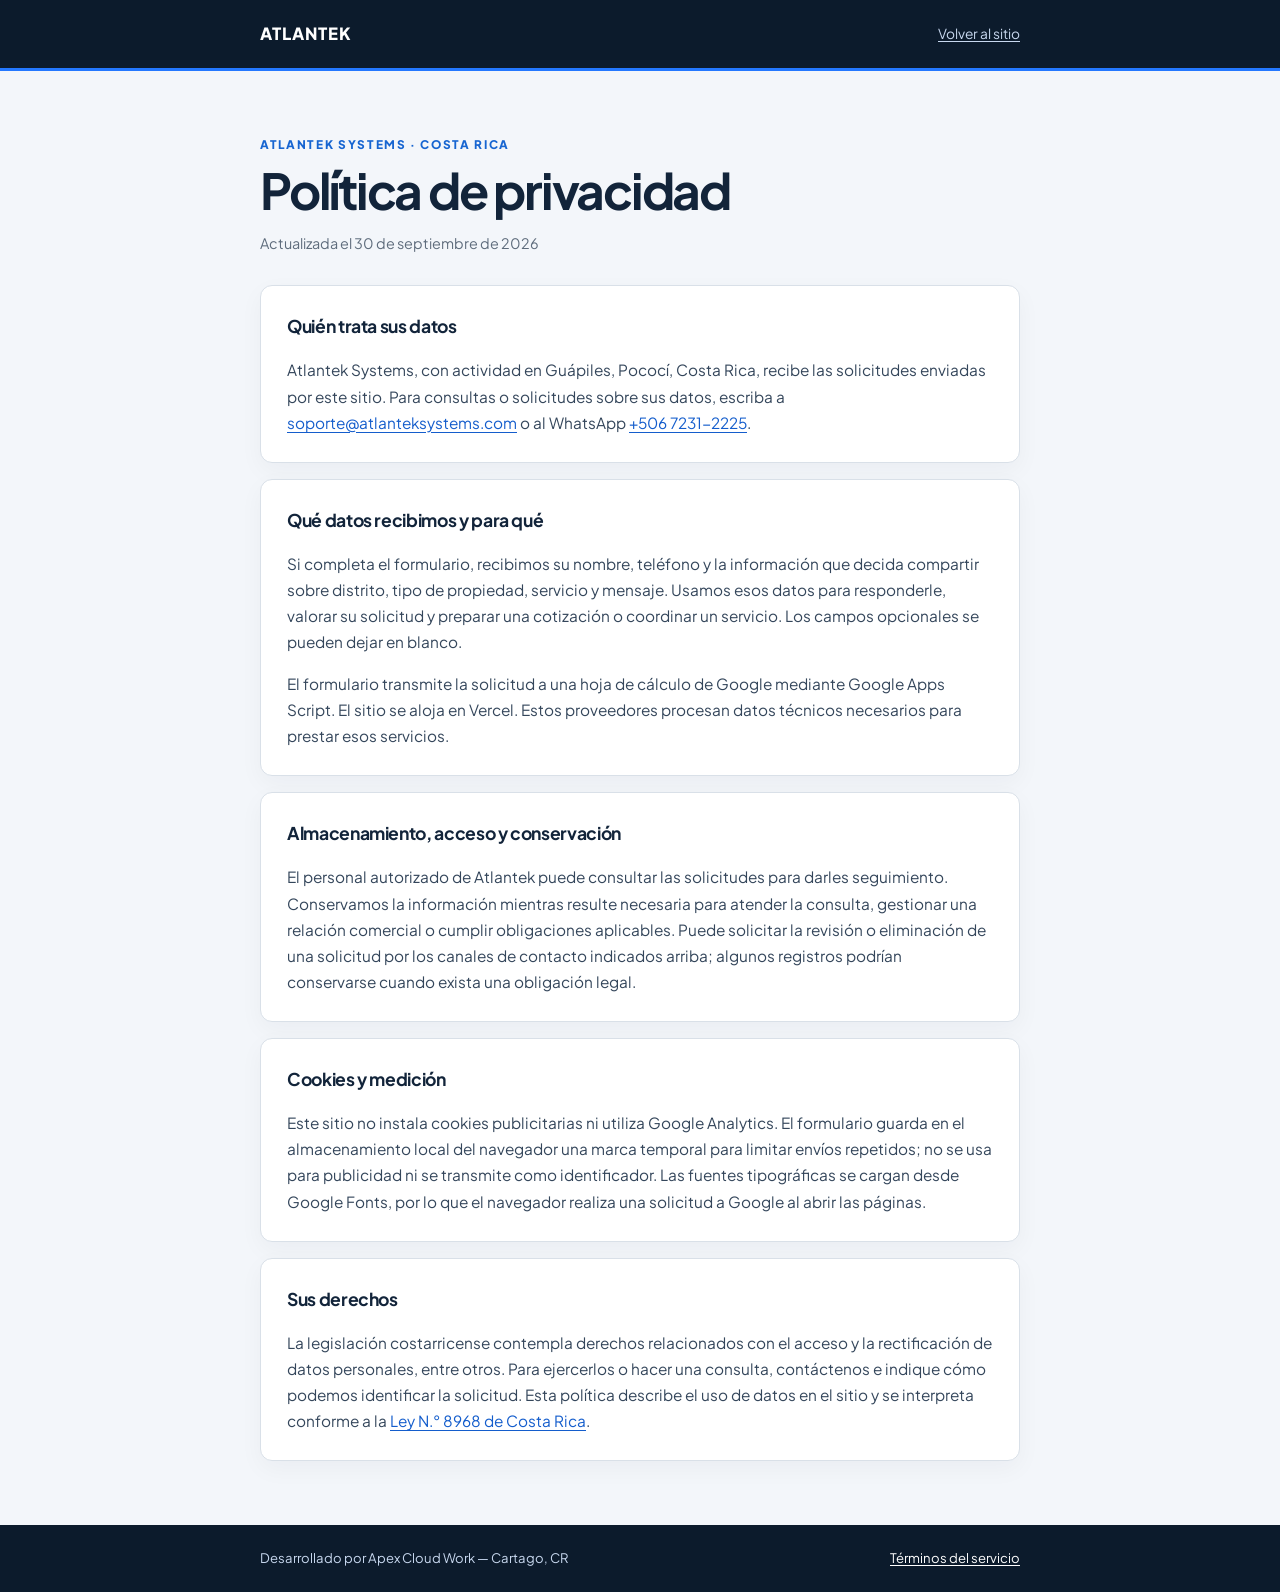
<file: privacidad.html>
<!doctype html>
<html lang="es">
<head>
  <meta charset="utf-8">
  <meta name="viewport" content="width=device-width, initial-scale=1">
  <meta name="description" content="Conozca cómo Atlantek Systems utiliza y protege los datos enviados desde su sitio web.">
  <link rel="canonical" href="https://atlanteksystems.com/privacidad.html">
  <link rel="icon" type="image/svg+xml" href="assets/img/favicon.svg?v=4">
  <link rel="preconnect" href="https://fonts.googleapis.com">
  <link rel="preconnect" href="https://fonts.gstatic.com" crossorigin>
  <link href="https://fonts.googleapis.com/css2?family=Plus+Jakarta+Sans:wght@400;500;600;700;800&display=swap" rel="stylesheet">
  <link rel="stylesheet" href="assets/css/legal-public.css">
  <title>Política de privacidad · Atlantek Systems</title>
</head>
<body>
  <nav class="legal-nav"><div class="legal-nav__inner"><a class="legal-brand" href="/">ATLANTEK</a><a class="legal-back" href="/">Volver al sitio</a></div></nav>
  <main class="legal-main">
    <p class="legal-kicker">Atlantek Systems · Costa Rica</p>
    <h1>Política de privacidad</h1>
    <p class="legal-updated">Actualizada el 30 de septiembre de 2026</p>
    <section class="legal-card"><h2>Quién trata sus datos</h2><p>Atlantek Systems, con actividad en Guápiles, Pococí, Costa Rica, recibe las solicitudes enviadas por este sitio. Para consultas o solicitudes sobre sus datos, escriba a <a href="mailto:soporte@atlanteksystems.com">soporte@atlanteksystems.com</a> o al WhatsApp <a href="https://wa.me/50672312225">+506 7231-2225</a>.</p></section>
    <section class="legal-card"><h2>Qué datos recibimos y para qué</h2><p>Si completa el formulario, recibimos su nombre, teléfono y la información que decida compartir sobre distrito, tipo de propiedad, servicio y mensaje. Usamos esos datos para responderle, valorar su solicitud y preparar una cotización o coordinar un servicio. Los campos opcionales se pueden dejar en blanco.</p><p>El formulario transmite la solicitud a una hoja de cálculo de Google mediante Google Apps Script. El sitio se aloja en Vercel. Estos proveedores procesan datos técnicos necesarios para prestar esos servicios.</p></section>
    <section class="legal-card"><h2>Almacenamiento, acceso y conservación</h2><p>El personal autorizado de Atlantek puede consultar las solicitudes para darles seguimiento. Conservamos la información mientras resulte necesaria para atender la consulta, gestionar una relación comercial o cumplir obligaciones aplicables. Puede solicitar la revisión o eliminación de una solicitud por los canales de contacto indicados arriba; algunos registros podrían conservarse cuando exista una obligación legal.</p></section>
    <section class="legal-card"><h2>Cookies y medición</h2><p>Este sitio no instala cookies publicitarias ni utiliza Google Analytics. El formulario guarda en el almacenamiento local del navegador una marca temporal para limitar envíos repetidos; no se usa para publicidad ni se transmite como identificador. Las fuentes tipográficas se cargan desde Google Fonts, por lo que el navegador realiza una solicitud a Google al abrir las páginas.</p></section>
    <section class="legal-card"><h2>Sus derechos</h2><p>La legislación costarricense contempla derechos relacionados con el acceso y la rectificación de datos personales, entre otros. Para ejercerlos o hacer una consulta, contáctenos e indique cómo podemos identificar la solicitud. Esta política describe el uso de datos en el sitio y se interpreta conforme a la <a href="https://www.pgrweb.go.cr/DOCS/NORMAS/1/VIGENTE/L/2010-2019/2010-2014/2011/1153F/DCEF7.HTML" target="_blank" rel="noopener noreferrer">Ley N.° 8968 de Costa Rica</a>.</p></section>
  </main>
  <footer class="legal-footer"><div class="legal-footer__inner"><span>Desarrollado por Apex Cloud Work — Cartago, CR</span><a href="/terminos.html">Términos del servicio</a></div></footer>
</body>
</html>
</file>
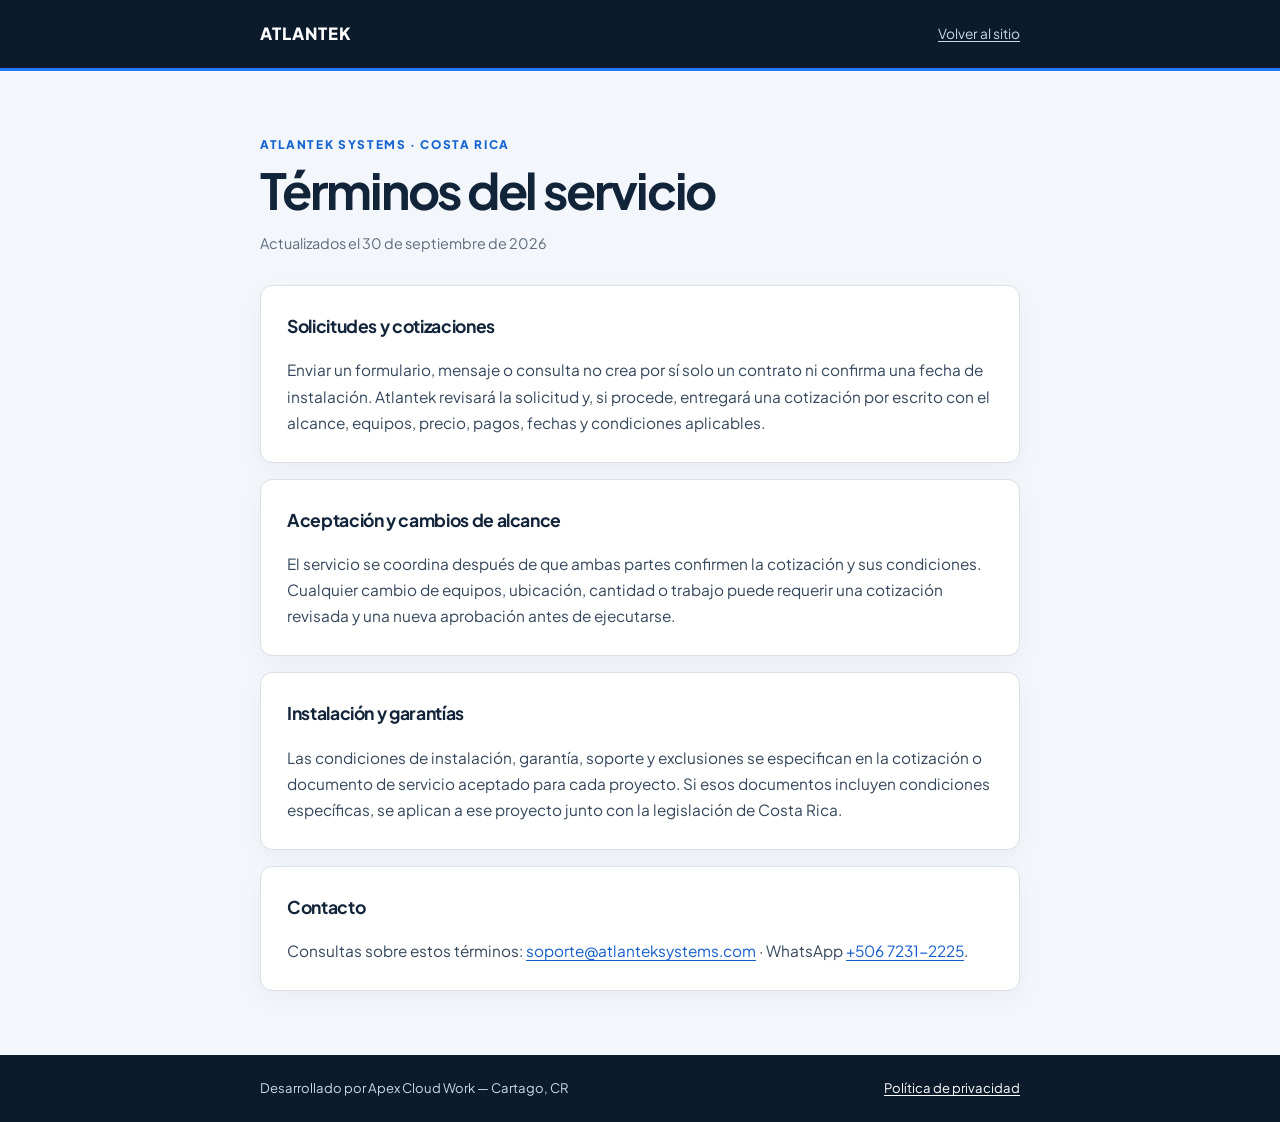
<file: terminos.html>
<!doctype html>
<html lang="es">
<head>
  <meta charset="utf-8">
  <meta name="viewport" content="width=device-width, initial-scale=1">
  <meta name="description" content="Condiciones generales para las solicitudes y servicios de Atlantek Systems en Costa Rica.">
  <link rel="canonical" href="https://atlanteksystems.com/terminos.html">
  <link rel="icon" type="image/svg+xml" href="assets/img/favicon.svg?v=4">
  <link rel="preconnect" href="https://fonts.googleapis.com">
  <link rel="preconnect" href="https://fonts.gstatic.com" crossorigin>
  <link href="https://fonts.googleapis.com/css2?family=Plus+Jakarta+Sans:wght@400;500;600;700;800&display=swap" rel="stylesheet">
  <link rel="stylesheet" href="assets/css/legal-public.css">
  <title>Términos del servicio · Atlantek Systems</title>
</head>
<body>
  <nav class="legal-nav"><div class="legal-nav__inner"><a class="legal-brand" href="/">ATLANTEK</a><a class="legal-back" href="/">Volver al sitio</a></div></nav>
  <main class="legal-main">
    <p class="legal-kicker">Atlantek Systems · Costa Rica</p>
    <h1>Términos del servicio</h1>
    <p class="legal-updated">Actualizados el 30 de septiembre de 2026</p>
    <section class="legal-card"><h2>Solicitudes y cotizaciones</h2><p>Enviar un formulario, mensaje o consulta no crea por sí solo un contrato ni confirma una fecha de instalación. Atlantek revisará la solicitud y, si procede, entregará una cotización por escrito con el alcance, equipos, precio, pagos, fechas y condiciones aplicables.</p></section>
    <section class="legal-card"><h2>Aceptación y cambios de alcance</h2><p>El servicio se coordina después de que ambas partes confirmen la cotización y sus condiciones. Cualquier cambio de equipos, ubicación, cantidad o trabajo puede requerir una cotización revisada y una nueva aprobación antes de ejecutarse.</p></section>
    <section class="legal-card"><h2>Instalación y garantías</h2><p>Las condiciones de instalación, garantía, soporte y exclusiones se especifican en la cotización o documento de servicio aceptado para cada proyecto. Si esos documentos incluyen condiciones específicas, se aplican a ese proyecto junto con la legislación de Costa Rica.</p></section>
    <section class="legal-card"><h2>Contacto</h2><p class="legal-contact">Consultas sobre estos términos: <a href="mailto:soporte@atlanteksystems.com">soporte@atlanteksystems.com</a> · WhatsApp <a href="https://wa.me/50672312225">+506 7231-2225</a>.</p></section>
  </main>
  <footer class="legal-footer"><div class="legal-footer__inner"><span>Desarrollado por Apex Cloud Work — Cartago, CR</span><a href="/privacidad.html">Política de privacidad</a></div></footer>
</body>
</html>
</file>
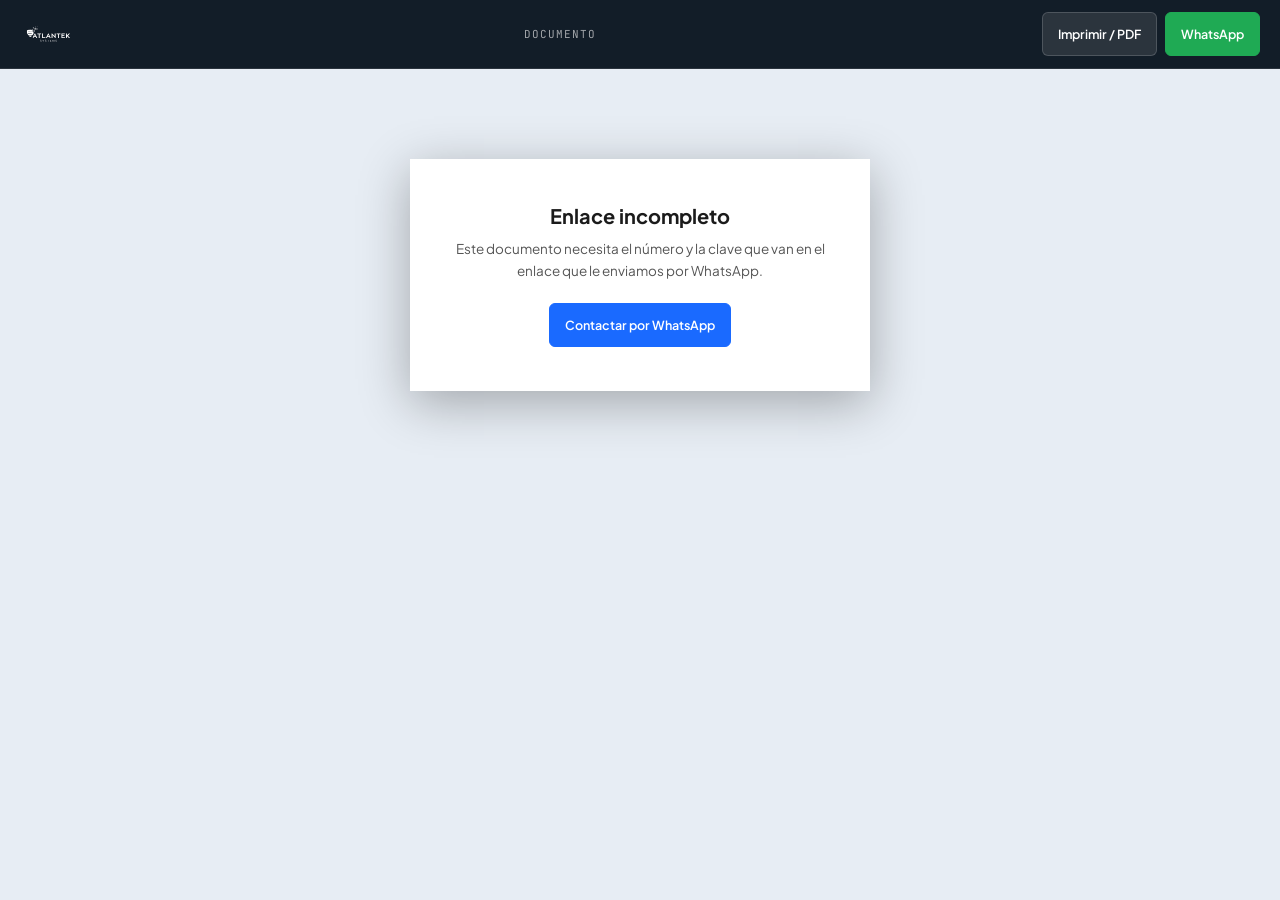
<file: ver-proforma.html>
<!DOCTYPE html>
<html lang="es">
<head>
<meta charset="UTF-8">
<meta name="viewport" content="width=device-width, initial-scale=1">
<title>Documento · Atlantek Systems</title>
<meta name="robots" content="noindex, nofollow, noarchive">
<meta name="referrer" content="no-referrer">
<link rel="icon" type="image/svg+xml" href="assets/img/favicon.svg">
<link rel="preconnect" href="https://fonts.googleapis.com">
<link rel="preconnect" href="https://fonts.gstatic.com" crossorigin>
<link href="https://fonts.googleapis.com/css2?family=Plus+Jakarta+Sans:wght@400;500;600;700;800&family=JetBrains+Mono:wght@400;500;700&display=swap" rel="stylesheet">
<link rel="stylesheet" href="assets/css/proforma.css?v=20260930-2">
<link rel="stylesheet" href="assets/css/documento.css?v=20261002-brands1">
<link rel="stylesheet" href="assets/css/aceptacion.css?v=20261002">
</head>
<body>

<div class="vbar no-print">
  <a class="vbar__brand" href="https://atlanteksystems.com/">
    <img src="assets/img/logo-atlantek-white.svg" alt="ATLANTEK Systems">
  </a>
  <div class="vbar__doc" id="v-doc">Documento</div>
  <div class="vbar__actions">
    <button type="button" class="vbtn" id="v-print">Imprimir / PDF</button>
    <button type="button" class="vbtn vbtn--wa" id="v-wa">WhatsApp</button>
  </div>
</div>

<div class="vloading" id="v-loading">Cargando documento…</div>

<main id="v-root"></main>

<script src="assets/js/config.js?v=20260930-2"></script>
<script src="assets/js/proforma-publica.js?v=20260930-2"></script>
<script src="assets/js/print-document.js?v=20260930-3"></script>
<script src="assets/js/ver-proforma.js?v=20261002-brands1"></script>
<script src="assets/js/aceptacion.js?v=20261002"></script>
</body>
</html>
</file>
<file: assets/css/style.css>
/* ═══════════════════════════════════════════════════════════════
   Atlantek · Landing pública — style.css · v5 "Control Room"
   Azul marino / azul eléctrico · Plus Jakarta Sans + JetBrains Mono
   ═══════════════════════════════════════════════════════════════ */

:root {
  --navy:       #0a2540;
  --navy-light: #79acff;
  --action:     #225cdb;
  --action-hover: #194fc6;
  --navy-dark:  #061828;
  --navy-glow:  rgba(0, 180, 255, .25);
  --rec:        #1a6aff;

  --bg:     #080f1b;
  --bg2:    #0c1726;
  --card:   #101f32;
  --line:   rgba(180, 205, 235, .10);
  --line-2: rgba(180, 205, 235, .20);

  --ink:    #E9EDF0;
  --muted:  #a3b3c7;
  --faint:  #8497b0;
  --green:  #33D17A;

  --font: "Plus Jakarta Sans", -apple-system, BlinkMacSystemFont, "Segoe UI", Roboto, sans-serif;
  --mono: "JetBrains Mono", "Courier New", monospace;

  --container: 1200px;
  --radius: 12px;
  --space-section: 130px;
  --space-section-sm: 100px;
  --space-head: 80px;
  --space-card: 32px;
}

* { margin: 0; padding: 0; box-sizing: border-box; }

/* ═══════════ SCROLL PROFESIONAL ═══════════ */
@media (prefers-reduced-motion: no-preference) {
  html { scroll-behavior: smooth; }
}

@media (prefers-reduced-motion: reduce) {
  html { scroll-behavior: auto; }
  *, *::before, *::after {
    animation-duration: 0.01ms !important;
    animation-iteration-count: 1 !important;
    transition-duration: 0.01ms !important;
    scroll-behavior: auto !important;
  }
}

/* Scrollbar global - Firefox */
* { scrollbar-width: thin; scrollbar-color: var(--line-2) transparent; }

/* Scrollbar global - WebKit */
::-webkit-scrollbar { width: 8px; height: 8px; }
::-webkit-scrollbar-track { background: transparent; }
::-webkit-scrollbar-thumb {
  background: var(--line-2);
  border-radius: 4px;
  border: 2px solid transparent;
  background-clip: content-box;
  transition: background 0.2s, width 0.2s;
}
::-webkit-scrollbar-thumb:hover { background: var(--navy-light); background-clip: content-box; }
::-webkit-scrollbar-thumb:active { background: var(--navy); background-clip: content-box; }
::-webkit-scrollbar-corner { background: transparent; }

body {
  font-family: var(--font);
  color: var(--ink);
  background: var(--bg);
  background-color: var(--bg);
  line-height: 1.65;
  font-size: 15px;
  -webkit-font-smoothing: antialiased;
}

img { max-width: 100%; display: block; }

::selection { background: var(--navy); color: var(--ink); }

.container {
  width: min(var(--container), calc(100% - 44px));
  margin-inline: auto;
}

/* ═══════════ TIPOGRAFÍA BASE ═══════════ */

h1, h2, h3 { line-height: 1.1; letter-spacing: -0.025em; }

h1 { font-size: clamp(36px, 4.3vw, 58px); font-weight: 800; letter-spacing: -0.045em; }
h2 { font-size: clamp(28px, 3.6vw, 44px); font-weight: 750; letter-spacing: -0.035em; text-wrap: balance; }
h3 { font-size: 17px;  font-weight: 700; letter-spacing: -0.01em; }

h1 em { font-style: normal; color: var(--navy-light); }

.kicker {
  display: inline-flex;
  align-items: center;
  gap: 10px;
  font-family: var(--mono);
  font-size: 11px;
  font-weight: 500;
  letter-spacing: 2.6px;
  text-transform: uppercase;
  color: var(--muted);
  margin-bottom: 18px;
}

.kicker__num {
  color: var(--navy-light);
  font-weight: 600;
}
.kicker__num::after {
  content: "/";
  margin-left: 10px;
  color: var(--faint);
}

/* ═══════════ DOTS DE ESTADO ═══════════ */

.dot {
  width: 6px;
  height: 6px;
  border-radius: 50%;
  display: inline-block;
  flex-shrink: 0;
}
.dot--navy  { background: var(--navy-light); animation: pulse 1.6s infinite; }
.dot--green { background: var(--green); box-shadow: 0 0 8px rgba(51, 209, 122, .7); }

@keyframes pulse {
  0%, 100% { opacity: 1; }
  50%      { opacity: .25; }
}

/* ═══════════ BOTONES ═══════════ */

.btn {
  display: inline-flex;
  align-items: center;
  justify-content: center;
  gap: 8px;
  font-family: var(--font);
  font-size: 13px;
  font-weight: 700;
  letter-spacing: .4px;
  text-decoration: none;
  border: 1px solid transparent;
  border-radius: var(--radius);
  padding: 13px 24px;
  cursor: pointer;
  transition: background .18s, color .18s, border-color .18s, transform .12s, box-shadow .18s;
}
.btn:active { transform: translateY(1px); }

.btn--navy {
  background: var(--action);
  color: #fff;
  box-shadow: 0 0 0 0 var(--navy-glow);
}
.btn--navy:hover {
  background: var(--action-hover);
  box-shadow: 0 6px 28px -6px var(--navy-glow);
}

.btn--ghost {
  background: transparent;
  color: var(--ink);
  border-color: var(--line-2);
}
.btn--ghost:hover { border-color: var(--ink); }

.btn--lg   { padding: 16px 30px; font-size: 14px; }
.btn--full { width: 100%; }

/* ═══════════ TOPBAR ═══════════ */

/* ═══════════ NAV ═══════════ */

.nav {
  position: sticky;
  top: 0;
  z-index: 50;
  background: rgba(15, 25, 35, .92);
  backdrop-filter: blur(14px);
  -webkit-backdrop-filter: blur(14px);
  border-bottom: 1px solid var(--line);
  transition: background .25s, box-shadow .25s;
}

.nav--scrolled {
  background: rgba(10, 17, 24, .97);
  box-shadow: 0 10px 30px rgba(0, 0, 0, .3);
}

/* Scroll progress bar en nav */
.nav__progress {
  position: absolute;
  bottom: 0;
  left: 0;
  height: 2px;
  background: linear-gradient(90deg, var(--navy-light), var(--green));
  transform-origin: left;
  transform: scaleX(0);
  z-index: 1;
  transition: transform 0.1s linear;
}

.nav__inner {
  display: grid;
  grid-template-columns: 1fr auto 1fr;
  align-items: center;
  height: 88px;
}

.logo {
  display: inline-flex;
  align-items: center;
  gap: 10px;
  color: var(--ink);
  text-decoration: none;
  line-height: 1;
  cursor: pointer;
  justify-self: start;
}

.nav__links {
  display: flex;
  align-items: center;
  justify-content: center;
  gap: 32px;
  justify-self: center;
  grid-column: 2;
}

.nav__links a:not(.btn) {
  font-size: 13.5px;
  font-weight: 500;
  color: var(--muted);
  text-decoration: none;
  transition: color .15s;
}
.nav__links a:not(.btn):hover { color: var(--ink); }

.nav__cta {
  grid-column: 3;
  justify-self: end;
}

.nav__mobile-cta { display: none; }

.nav__burger {
  display: none;
  flex-direction: column;
  gap: 5px;
  background: none;
  border: 0;
  min-width: 44px;
  min-height: 44px;
  padding: 10px;
  cursor: pointer;
}
.nav__burger span {
  width: 22px;
  height: 2px;
  background: var(--ink);
  transition: transform .2s, opacity .2s;
}

/* ═══════════ HERO ═══════════ */

.hero {
  position: relative;
  overflow: hidden;
  border-bottom: 1px solid var(--line);
  background: radial-gradient(ellipse at 90% 30%, #112b48 0, transparent 65%), var(--bg);
}

.hero__grid-bg {
  position: absolute;
  inset: 0;
  background-image:
    linear-gradient(var(--line) 1px, transparent 1px),
    linear-gradient(90deg, var(--line) 1px, transparent 1px);
  background-size: 72px 72px;
  mask-image: radial-gradient(ellipse 90% 80% at 60% 20%, #000 30%, transparent 75%);
  -webkit-mask-image: radial-gradient(ellipse 90% 80% at 60% 20%, #000 30%, transparent 75%);
  opacity: .3;
  pointer-events: none;
}

.hero__glow {
  position: absolute;
  top: -180px;
  right: -120px;
  width: 600px;
  height: 600px;
  background: radial-gradient(circle, rgba(0, 180, 255, .15), transparent 60%);
  pointer-events: none;
}

.hero__inner {
  position: relative;
  display: grid;
  grid-template-columns: 1.1fr 1fr;
  gap: 56px;
  align-items: center;
  padding: 88px 0 80px;
}

.hero__copy p {
  max-width: 500px;
  color: var(--muted);
  font-size: 16px;
  margin-top: 22px;
}
.hero__copy p b { color: var(--ink); font-weight: 600; }

.hero__ctas {
  display: flex;
  flex-wrap: wrap;
  gap: 14px;
  margin-top: 34px;
}

.hero__stats {
  display: grid;
  grid-template-columns: repeat(3, 1fr);
  gap: 18px;
  margin-top: 32px;
  border-top: 1px solid var(--line-2);
  padding-top: 24px;
  max-width: 520px;
}

.hero__stats div {
  border-left: 1px solid var(--line-2);
  padding-left: 16px;
}

.hero__stats dt {
  font-weight: 700;
  font-size: 21px;
  letter-spacing: -0.02em;
}

.hero__stats dd {
  font-family: var(--mono);
  font-size: 10px;
  letter-spacing: .6px;
  text-transform: uppercase;
  color: var(--muted);
  margin-top: 6px;
}

/* ── Monitor CCTV ── */

.hero__visual {
  display: flex;
  flex-direction: column;
  gap: 0;
}

.cam-card {
  position: relative;
  background: #0c1520;
  border: 1px solid #34506c;
  border-radius: 18px;
  padding: 18px;
  box-shadow: 0 30px 70px rgba(0, 0, 0, .35), 0 0 0 6px rgba(121, 172, 255, .035);
}

/* Esquinas HUD sobre la pantalla de la camara */
.cam-card__corner {
  position: absolute;
  z-index: 3;
  width: 18px;
  height: 18px;
  border: 2px solid var(--navy-light);
  border-style: solid;
  border-width: 0;
  pointer-events: none;
  opacity: 0.6;
}
.cam-card__corner--tl { top: 25px; left: 25px;  border-top-width: 2px; border-left-width: 2px; }
.cam-card__corner--tr { top: 25px; right: 25px; border-top-width: 2px; border-right-width: 2px; }
.cam-card__corner--bl { bottom: 25px; left: 25px;  border-bottom-width: 2px; border-left-width: 2px; }
.cam-card__corner--br { bottom: 25px; right: 25px; border-bottom-width: 2px; border-right-width: 2px; }

.cam-card__top,
.cam-card__bottom {
  display: flex;
  justify-content: space-between;
  align-items: center;
  gap: 10px;
  font-family: var(--mono);
  font-size: 10.5px;
  letter-spacing: 1.4px;
  color: var(--muted);
}
.cam-card__top    { padding-bottom: 12px; }
.cam-card__bottom { padding-top: 12px; }

.cam-card__rec {
  display: inline-flex;
  align-items: center;
  gap: 7px;
  color: var(--navy-light);
  font-weight: 600;
}

.rec-dot {
  width: 7px;
  height: 7px;
  border-radius: 50%;
  background: var(--navy-light);
  animation: pulse 1.2s infinite;
}

.cam-card__cam {
  color: rgba(255, 255, 255, .5);
  font-weight: 500;
  text-align: center;
  overflow: hidden;
  white-space: nowrap;
  text-overflow: ellipsis;
}

.cam-card__time { color: var(--ink); }

.cam-card__live {
  display: inline-flex;
  align-items: center;
  gap: 7px;
  color: var(--green);
  font-weight: 600;
}

.cam-card__screen {
  position: relative;
  overflow: hidden;
  border: 1px solid var(--line);
  border-radius: 8px;
}

.cam-card__screen img {
  width: 100%;
  aspect-ratio: 4 / 3;
  object-fit: cover;
  filter: contrast(1.08) brightness(1.02);
}

/* CRT + línea de escaneo */
.cam-card__screen::after {
  content: "";
  position: absolute;
  inset: 0;
  background: repeating-linear-gradient(
    0deg,
    rgba(0, 0, 0, .14) 0px,
    rgba(0, 0, 0, .14) 1px,
    transparent 1px,
    transparent 3px
  );
  pointer-events: none;
}

/* ── HUD overlay (coordenadas, crosshair, detección de movimiento) ── */

.cam-card__hud {
  position: absolute;
  inset: 0;
  display: flex;
  justify-content: space-between;
  align-items: flex-start;
  padding: 12px;
  font-family: var(--mono);
  font-size: 9.5px;
  letter-spacing: 1px;
  color: rgba(255, 255, 255, .55);
  text-shadow: 0 1px 2px #000;
  pointer-events: none;
  z-index: 2;
}
.cam-card__hud span:nth-child(2) { text-align: center; }
.cam-card__hud span:nth-child(3) { text-align: right; }

.cam-card__cross {
  position: absolute;
  left: 50%;
  top: 50%;
  width: 34px;
  height: 34px;
  transform: translate(-50%, -50%);
  opacity: .5;
  pointer-events: none;
  z-index: 2;
}
.cam-card__cross::before,
.cam-card__cross::after {
  content: "";
  position: absolute;
  background: rgba(255, 255, 255, .7);
}
.cam-card__cross::before { left: 16px; top: 4px; bottom: 4px; width: 1px; }
.cam-card__cross::after  { top: 16px; left: 4px; right: 4px; height: 1px; }

.cam-card__motion {
  position: absolute;
  border: 1px solid var(--navy-light);
  opacity: 0;
  z-index: 2;
  pointer-events: none;
  animation: motionblink 3s infinite;
}
.cam-card__motion--a {
  left: 12%;
  top: 58%;
  width: 34%;
  height: 26%;
}
.cam-card__motion--b {
  left: 60%;
  top: 12%;
  width: 28%;
  height: 22%;
  animation-delay: 1.6s;
}

@keyframes motionblink {
  0%, 100% { opacity: 0; }
  45% { opacity: .9; }
  60% { opacity: .15; }
}

.cam-card__scan {
  position: absolute;
  left: 0;
  right: 0;
  top: -20%;
  height: 34%;
  background: linear-gradient(to bottom, transparent, rgba(26, 74, 107, .15), transparent);
  animation: scan 4.5s linear infinite;
  pointer-events: none;
}

@keyframes scan {
  from { transform: translateY(-120%); }
  to   { transform: translateY(420%); }
}

.cam-specs {
  list-style: none;
  border: 1px solid var(--line);
  margin-top: 16px;
  border-radius: 12px;
  background: rgba(13, 22, 34, .92);
}

.cam-specs li {
  display: flex;
  justify-content: space-between;
  align-items: center;
  gap: 16px;
  padding: 11px 16px;
  font-size: 13px;
  color: var(--muted);
}
.cam-specs li + li { border-top: 1px solid var(--line); }

.cam-specs b {
  font-family: var(--mono);
  font-size: 10px;
  font-weight: 600;
  letter-spacing: 1.8px;
  text-transform: uppercase;
  color: var(--ink);
}

/* ═══════════ MARCAS ═══════════ */

.brands {
  border-bottom: 1px solid var(--line);
  background: rgba(9, 18, 30, .72);
  padding: 20px 0;
  overflow: hidden;
}

.brands .container {
  margin-bottom: 12px;
}

.brands__label {
  font-family: var(--mono);
  font-size: 10px;
  letter-spacing: 2px;
  text-transform: uppercase;
  color: var(--faint);
}

.brands__inner {
  display: flex;
  align-items: center;
  justify-content: center;
  gap: 40px;
  flex-wrap: wrap;
  padding: 10px 0;
}

.brands__item {
  display: flex;
  align-items: center;
  justify-content: center;
  opacity: .8;
  transition: opacity .3s;
}

.brands__item:hover { opacity: 1; }

.brands__item img {
  height: 28px;
  width: auto;
  object-fit: contain;
}

@media (max-width: 680px) {
  .brands { padding: 20px 0; }
  .brands__inner { gap: 20px; }
  .brands__item img { height: 36px; }
}

/* ═══════════ SECCIONES ═══════════ */

.section { padding: 96px 0; scroll-margin-top: 88px; }

.section--panel {
  background: rgba(13, 22, 34, .88);
  border-top: 1px solid var(--line);
  border-bottom: 1px solid var(--line);
}

.section__head { margin-bottom: 56px; }

/* ═══════════ SERVICIOS ═══════════ */

.services {
  display: grid;
  grid-template-columns: repeat(3, 1fr);
  gap: 18px;
}

.service {
  position: relative;
  background: var(--bg2);
  border: 1px solid var(--line);
  border-radius: 16px;
  overflow: hidden;
  padding: 32px;
  transition: background .2s, border-color .2s;
}
.service:hover { background: var(--card); border-color: #34506c; }

.service::before {
  content: "";
  position: absolute;
  top: 0;
  left: 0;
  width: 0;
  height: 2px;
  background: var(--navy-light);
  transition: width .3s ease;
}
.service:hover::before { width: 100%; }

.service__num {
  position: absolute;
  top: 26px;
  right: 26px;
  font-family: var(--mono);
  font-size: 11px;
  letter-spacing: 1px;
  color: var(--faint);
}

.service__icon {
  width: 52px;
  height: 52px;
  padding: 12px;
  background: rgba(121, 172, 255, .08);
  border: 1px solid rgba(121, 172, 255, .16);
  border-radius: 12px;
  color: var(--navy-light);
  margin-bottom: 20px;
  object-fit: contain;
}

.service h3 { margin-bottom: 10px; }

.service p {
  font-size: 14px;
  color: var(--muted);
}

/* ═══════════ TRABAJOS ═══════════ */

.works {
  display: grid;
  grid-template-columns: repeat(3, 1fr);
  gap: 26px;
}

.work {
  border: 1px solid var(--line);
  background: rgba(9, 18, 30, .72);
  border-radius: 12px;
  overflow: hidden;
  transition: border-color .25s, transform .25s, box-shadow .25s;
}
.work:hover {
  border-color: var(--line-2);
  transform: translateY(-4px);
  box-shadow: 0 16px 36px rgba(0, 0, 0, .4);
}

.work__media {
  position: relative;
  overflow: hidden;
}

.work__media img {
  aspect-ratio: 15 / 11;
  width: 100%;
  object-fit: cover;
  filter: contrast(1.05) brightness(0.97);
  transition: filter .3s, transform .4s;
}
.work:hover .work__media img {
  filter: contrast(1.08) brightness(1.03);
  transform: scale(1.04);
}

.work__tag {
  position: absolute;
  top: 12px;
  left: 12px;
  font-family: var(--mono);
  font-size: 9.5px;
  font-weight: 600;
  letter-spacing: 1.8px;
  text-transform: uppercase;
  color: #fff;
  background: rgba(0, 39, 61, .85);
  border: 1px solid var(--navy-light);
  padding: 5px 10px;
  backdrop-filter: blur(4px);
}

.work figcaption {
  padding: 16px 18px 18px;
  display: flex;
  flex-direction: column;
  gap: 4px;
}

.work figcaption b {
  font-size: 14.5px;
  font-weight: 600;
}

.work figcaption span {
  font-family: var(--mono);
  font-size: 11px;
  letter-spacing: .4px;
  color: var(--muted);
}

.works__note {
  margin-top: 30px;
  font-family: var(--mono);
  font-size: 11px;
  letter-spacing: .6px;
  color: var(--faint);
}

.works__empty {
  text-align: center;
  padding: 60px 20px;
  border: 1px dashed var(--line-2);
  border-radius: var(--radius);
}
.works__empty p {
  font-size: 15px;
  color: var(--muted);
  margin-bottom: 20px;
}

/* ═══════════ PROCESO ═══════════ */

.steps {
  list-style: none;
  display: grid;
  grid-template-columns: repeat(4, 1fr);
  gap: 36px;
  counter-reset: paso;
}

.step {
  border-top: 1px solid var(--line-2);
  padding-top: 22px;
  position: relative;
}

.step::before {
  content: "";
  position: absolute;
  top: -1px;
  left: 0;
  width: 42px;
  height: 2px;
  background: var(--navy-light);
}

.step__num {
  font-family: var(--mono);
  font-size: 12px;
  font-weight: 600;
  letter-spacing: 2px;
  color: var(--navy-light);
}

.step h3 { margin: 14px 0 10px; }

.step p {
  font-size: 13.5px;
  color: var(--muted);
}

/* ═══════════ CTA / CONTACTO ═══════════ */

.cta { padding: 100px 0; }

.cta__panel {
  position: relative;
  overflow: hidden;
  display: grid;
  grid-template-columns: 1.1fr .9fr;
  gap: 56px;
  align-items: center;
  border: 1px solid var(--line-2);
  border-radius: 24px;
  background:
    radial-gradient(ellipse 70% 120% at 100% 0%, var(--navy-glow), transparent 60%),
    var(--card);
  padding: 48px;
}

.cta__copy p {
  color: var(--muted);
  font-size: 15.5px;
  margin-top: 18px;
  max-width: 420px;
}
.cta__copy p b { color: var(--ink); font-weight: 600; }

.cta__data {
  list-style: none;
  border: 1px solid var(--line);
  margin-bottom: 22px;
  background: rgba(10, 15, 19, .4);
}

.cta__data li {
  display: flex;
  justify-content: space-between;
  align-items: baseline;
  gap: 18px;
  padding: 13px 18px;
  font-size: 14px;
}
.cta__data li + li { border-top: 1px solid var(--line); }

.cta__data b {
  font-family: var(--mono);
  font-size: 10px;
  font-weight: 600;
  letter-spacing: 2px;
  text-transform: uppercase;
  color: var(--muted);
}

.cta__data span {
  text-align: right;
  word-break: break-word;
}

/* ═══════════ FOOTER ═══════════ */

.footer {
  border-top: 1px solid var(--line);
  background: #0c1520;
  padding: 44px 0;
}

.footer__inner {
  display: flex;
  flex-direction: column;
  align-items: center;
  text-align: center;
  gap: 14px;
}

.logo--footer {
  display: flex;
  justify-content: center;
}

.footer p {
  font-size: 13px;
  color: var(--muted);
}

.footer__admin {
  font-family: var(--mono);
  font-size: 14px !important;
  letter-spacing: .4px;
  color: var(--faint) !important;
  margin-top: 16px;
  opacity: 1;
  transition: opacity .2s;
}

.footer__admin a {
  color: var(--muted);
  text-decoration: none;
  transition: color .2s;
}

.footer__admin a:hover { color: var(--navy-light); }

.account-menu { position: relative; }
.account-menu summary { cursor: pointer; padding: 12px 0; color: var(--ink); font-size: 14px; }
.account-menu__links { position: absolute; right: 0; top: 100%; min-width: 190px; padding: 12px; background: var(--bg); border: 1px solid var(--line); border-radius: 12px; box-shadow: 0 12px 30px #0006; }
.account-menu__links a { display: block; padding: 12px; }
.registration { padding-top: 70px; padding-bottom: 70px; scroll-margin-top: 130px; }
.registration > p { max-width: 620px; margin: 16px 0 28px; color: var(--muted); }
.registration .lead-form { max-width: 620px; }
.registration input { min-width: 0; }
@media (max-width: 680px) {
  .account-menu { width: 100%; }
  .account-menu summary { padding: 13px 0; font-size: 15px; }
  .account-menu__links { position: static; min-width: 0; box-shadow: none; }
}

/* Acceso invisible bajo los enlaces legales; visible al navegar con teclado. */
.footer__admin-access {
  display: inline-flex;
  align-items: center;
  justify-content: center;
  min-width: 144px;
  min-height: 44px;
  opacity: 0;
}

.footer__admin-access:focus-visible {
  opacity: 1;
  outline: 2px solid var(--navy-light);
  outline-offset: 4px;
  border-radius: 6px;
}

.footer__credit {
  font-family: var(--mono);
  font-size: 10px !important;
  letter-spacing: .4px;
  color: var(--faint) !important;
  margin-top: 24px;
  opacity: 0.5;
  transition: opacity .2s;
}

.footer__credit:hover {
  opacity: 0.95;
}

.footer__credit a {
  color: var(--muted);
  text-decoration: none;
}

.footer__credit a:hover { color: var(--navy-light); }

/* ═══════════ BOTONES FLOTANTES (WhatsApp · Formulario · Chat) ═══════════ */

.wa-float,
.fab-form {
  position: fixed;
  width: 48px;
  height: 48px;
  border-radius: 50%;
  display: grid;
  place-items: center;
  text-decoration: none;
  box-shadow: 0 8px 24px rgba(0, 0, 0, .45);
  transition: transform .18s;
}
.wa-float:hover, .fab-form:hover { transform: scale(1.08); }
.wa-float svg, .fab-form svg { width: 24px; height: 24px; }

.wa-float {
  right: 22px;
  bottom: 22px;
  z-index: 60;
  background: #25D366;
  color: #fff;
}

.fab-form {
  right: 22px;
  bottom: 78px;
  z-index: 60;
  background: radial-gradient(120% 120% at 20% 15%, #1e4e8f, var(--navy));
  color: #fff;
  border: 1px solid var(--line-2);
}

@media (max-width: 680px) {
  .wa-float {
    right: 14px;
    bottom: calc(14px + env(safe-area-inset-bottom));
  }
  .fab-form {
    right: 14px;
    bottom: calc(70px + env(safe-area-inset-bottom));
  }
}

/* ═══════════ CHAT FAQ ═══════════ */

.chat-fab {
  position: fixed;
  right: 22px;
  bottom: 134px;
  z-index: 62;
  width: 48px;
  height: 48px;
  border-radius: 50%;
  border: none;
  display: grid;
  place-items: center;
  background: var(--action);
  color: #fff;
  cursor: pointer;
  box-shadow: 0 8px 24px rgba(0, 0, 0, .45), 0 0 0 0 rgba(26, 106, 255, .4);
  transition: transform .18s, box-shadow .35s;
}
.chat-fab svg { width: 24px; height: 24px; }
.chat-fab:hover { transform: scale(1.08); }
.chat-fab.is-open {
  animation: chat-pulse 2.4s infinite;
}
@keyframes chat-pulse {
  0% { box-shadow: 0 8px 24px rgba(0, 0, 0, .45), 0 0 0 0 rgba(26, 106, 255, .45); }
  70% { box-shadow: 0 8px 24px rgba(0, 0, 0, .45), 0 0 0 16px rgba(26, 106, 255, 0); }
  100% { box-shadow: 0 8px 24px rgba(0, 0, 0, .45), 0 0 0 0 rgba(26, 106, 255, 0); }
}

.chat-panel {
  position: fixed;
  right: 22px;
  bottom: 190px;
  z-index: 65;
  width: 358px;
  max-width: calc(100vw - 28px);
  max-height: calc(100dvh - 224px);
  display: none;
  flex-direction: column;
  background: rgba(13, 22, 34, .97);
  border: 1px solid var(--line-2);
  border-radius: 16px;
  box-shadow: 0 24px 64px rgba(0, 0, 0, .55);
  backdrop-filter: blur(16px);
  -webkit-backdrop-filter: blur(16px);
  overflow: hidden;
  animation: chat-in .22s ease;
  transform-origin: 100% 100%;
}
@keyframes chat-in {
  from { opacity: 0; transform: translateY(14px) scale(.96); }
  to   { opacity: 1; transform: none; }
}
.chat-panel.is-open { display: flex; }

.chat-panel__head {
  display: flex;
  align-items: center;
  justify-content: space-between;
  gap: 12px;
  padding: 14px 16px;
  background: linear-gradient(120deg, var(--navy-dark), var(--navy) 70%);
  border-bottom: 1px solid var(--line);
}
.chat-panel__info b {
  display: block;
  font-size: 14px;
  letter-spacing: .2px;
}
.chat-panel__info small {
  display: block;
  color: var(--green);
  font-family: var(--mono);
  font-size: 10px;
  letter-spacing: .6px;
  text-transform: uppercase;
  opacity: .9;
}
.chat-panel__close {
  width: 44px;
  height: 44px;
  border: none;
  border-radius: 8px;
  background: rgba(255, 255, 255, .06);
  color: var(--ink);
  font-size: 20px;
  line-height: 1;
  cursor: pointer;
  transition: background .18s;
}
.chat-panel__close:hover { background: rgba(255, 255, 255, .14); }

.chat-panel__body {
  display: flex;
  flex-direction: column;
  gap: 10px;
  padding: 16px;
  min-height: 0;
  overflow-y: auto;
  flex: 1 1 auto;
  -webkit-overflow-scrolling: touch;
}

.chat-msg {
  max-width: 86%;
  padding: 10px 14px;
  font-size: 13.5px;
  line-height: 1.5;
  border-radius: 14px;
  animation: msg-in .18s ease;
  word-wrap: break-word;
}
@keyframes msg-in {
  from { opacity: 0; transform: translateY(6px); }
  to   { opacity: 1; transform: none; }
}
.chat-msg--bot {
  align-self: flex-start;
  background: var(--card);
  border: 1px solid var(--line);
  border-bottom-left-radius: 4px;
  color: var(--ink);
}
.chat-msg--user {
  align-self: flex-end;
  background: var(--action);
  color: #fff;
  border-bottom-right-radius: 4px;
}
.chat-msg--typing {
  display: flex;
  gap: 5px;
  align-items: center;
  padding: 13px 16px;
}
.chat-msg--typing span {
  width: 7px;
  height: 7px;
  border-radius: 50%;
  background: var(--muted);
  animation: blink 1.2s infinite both;
}
.chat-msg--typing span:nth-child(2) { animation-delay: .2s; }
.chat-msg--typing span:nth-child(3) { animation-delay: .4s; }
@keyframes blink {
  0%, 80%, 100% { opacity: .25; transform: scale(.85); }
  40% { opacity: 1; transform: scale(1); }
}

.chat-panel__chips {
  display: flex;
  flex-wrap: wrap;
  gap: 7px;
  padding: 0 16px 14px;
}
.chip {
  padding: 8px 12px;
  border: 1px solid var(--line-2);
  border-radius: 999px;
  background: rgba(255, 255, 255, .03);
  color: var(--ink);
  font-size: 12px;
  font-weight: 500;
  cursor: pointer;
  transition: border-color .18s, background .18s;
}
.chip:hover { border-color: var(--navy-light); background: rgba(26, 106, 255, .08); }
.chip.is-done {
  opacity: .4;
  text-decoration: line-through;
  cursor: default;
  pointer-events: none;
}

.chat-panel__wa {
  display: flex;
  align-items: center;
  justify-content: center;
  gap: 8px;
  padding: 13px 16px;
  margin: 0 16px 16px;
  border-radius: 12px;
  background: #25D366;
  color: #06281B;
  font-weight: 700;
  font-size: 13px;
  text-decoration: none;
  transition: transform .18s;
}
.chat-panel__wa:hover { transform: translateY(-1px); }

@media (max-width: 680px) {
  .chat-fab {
    right: 14px;
    bottom: calc(126px + env(safe-area-inset-bottom));
    width: 48px;
    height: 48px;
  }
  .chat-panel {
    right: 14px;
    bottom: calc(182px + env(safe-area-inset-bottom));
    left: 14px;
    width: auto;
    max-height: calc(100dvh - 200px);
  }
  .chat-panel__chips {
    max-height: 180px;
    overflow-y: auto;
    padding-bottom: 8px;
  }
}

/* ═══════════ REVEAL ═══════════ */

.reveal {
  opacity: 0;
  transform: translateY(22px);
  transition: opacity .65s ease, transform .65s ease;
}
.reveal.is-in {
  opacity: 1;
  transform: none;
}

@media (prefers-reduced-motion: reduce) {
  .reveal { opacity: 1; transform: none; transition: none; }
  .cam-card__scan, .rec-dot, .dot--navy, .radar__sweep,
  .radar__blip i { animation: none; }
}

/* ═══════════ RESPONSIVE ═══════════ */

@media (max-width: 1000px) {
  .hero__inner {
    grid-template-columns: 1fr;
    gap: 56px;
    padding: 64px 0 72px;
  }

  .hero__visual { max-width: 560px; margin: 0 auto; }

  .services { grid-template-columns: repeat(2, 1fr); }
  .works    { grid-template-columns: repeat(2, 1fr); }
  .steps    { grid-template-columns: repeat(2, 1fr); }

  .cta__panel {
    grid-template-columns: 1fr;
    gap: 40px;
    padding: 48px 36px;
  }
}

@media (max-width: 680px) {
  .nav__inner {
    display: flex;
    justify-content: space-between;
    height: 80px;
  }
  
  .nav__burger { display: flex; }

  .nav__links {
    position: absolute;
    top: 100%;
    left: 0;
    right: 0;
    flex-direction: column;
    align-items: center;
    text-align: center;
    gap: 0;
    background: var(--bg);
    border-bottom: 1px solid var(--line);
    padding: 12px 22px 24px;
    display: none;
    grid-column: auto;
  }

  .nav--open .nav__links { display: flex; }

  .nav__links a:not(.btn) {
    padding: 13px 0;
    border-bottom: 1px solid var(--line);
    font-size: 15px;
    text-align: center;
    width: 100%;
  }

  .nav__cta {
    display: none;
  }

  .nav__links .nav__mobile-cta {
    display: inline-flex;
    margin-top: 16px;
    width: 100%;
    max-width: 280px;
    justify-content: center;
  }

  .nav--open .nav__burger span:nth-child(1) { transform: translateY(7px) rotate(45deg); }
  .nav--open .nav__burger span:nth-child(2) { opacity: 0; }
  .nav--open .nav__burger span:nth-child(3) { transform: translateY(-7px) rotate(-45deg); }

  .section { padding: 68px 0; }
  .section__head { margin-bottom: 40px; }

  .hero__stats { grid-template-columns: 1fr; gap: 18px; }

  .services { grid-template-columns: 1fr; }
  .works    { grid-template-columns: 1fr; }
  .steps    { grid-template-columns: 1fr; }

  .btn--lg { width: 100%; }

  .cta { padding: 68px 0; }
  .cta__panel { padding: 40px 24px; }

  .cta__data li {
    flex-direction: column;
    align-items: flex-start;
    gap: 4px;
  }
  .cta__data span { text-align: left; }

  .footer__inner { text-align: center; align-items: center; }
  .footer__inner .logo { justify-content: center; }
}

/* ═══════════ COBERTURA (Radar Profesional) ═══════════ */

.coverage {
  display: grid;
  grid-template-columns: 1fr;
  gap: 48px;
}

.coverage__radar {
  display: grid;
  grid-template-columns: minmax(0, 1fr) 340px;
  gap: 32px;
  align-items: start;
}

.radar {
  position: relative;
  width: min(560px, 100%);
  max-width: 100%;
  aspect-ratio: 1;
  margin: 0 auto;
  background: radial-gradient(ellipse at center, rgba(26, 106, 255, 0.06) 0%, transparent 65%), var(--bg);
  border: 1px solid var(--line);
  border-radius: 50%;
  overflow: hidden;
}

/* Anillos de rango (5, 10, 15, 20 km) */
.radar__range-ring {
  position: absolute;
  border: 1px solid var(--line-2);
  border-radius: 50%;
  top: 50%;
  left: 50%;
  transform: translate(-50%, -50%);
}
.radar__range-ring[data-km="5"]  { width: 25%;  height: 25%; }
.radar__range-ring[data-km="10"] { width: 50%;  height: 50%; }
.radar__range-ring[data-km="15"] { width: 75%;  height: 75%; }
.radar__range-ring[data-km="20"] { width: 100%;  height: 100%; }

/* Cruces cardinales */
.radar__crosshair {
  position: absolute;
  inset: 0;
  pointer-events: none;
}
.radar__crosshair::before,
.radar__crosshair::after {
  content: "";
  position: absolute;
  background: var(--line-2);
}
.radar__crosshair::before { left: 50%; top: 0; bottom: 0; width: 1px; transform: translateX(-50%); }
.radar__crosshair::after  { top: 50%; left: 0; right: 0; height: 1px; transform: translateY(-50%); }

/* Ejes cardinales */
.radar__cardinal {
  position: absolute;
  font-family: var(--mono);
  font-size: 10px;
  font-weight: 700;
  letter-spacing: 1px;
  color: var(--muted);
  text-transform: uppercase;
  pointer-events: none;
}
.radar__cardinal--n { top: 8px; left: 50%; transform: translateX(-50%); }
.radar__cardinal--e { right: 8px; top: 50%; transform: translateY(-50%); }
.radar__cardinal--s { bottom: 8px; left: 50%; transform: translateX(-50%); }
.radar__cardinal--w { left: 8px; top: 50%; transform: translateY(-50%); }

/* Etiquetas de rango */
.radar__range-label {
  position: absolute;
  font-family: var(--mono);
  font-size: 8px;
  letter-spacing: 0.5px;
  color: var(--faint);
  pointer-events: none;
  white-space: nowrap;
}
.radar__range-label[data-km="5"]  { top: calc(50% - 12.5%); left: calc(50% + 6px); transform: translateY(-50%); }
.radar__range-label[data-km="10"] { top: calc(50% - 25%); left: calc(50% + 6px); transform: translateY(-50%); }
.radar__range-label[data-km="15"] { top: calc(50% - 37.5%); left: calc(50% + 6px); transform: translateY(-50%); }
.radar__range-label[data-km="20"] { top: calc(50% - 50%); left: calc(50% + 6px); transform: translateY(-50%); }

/* Marco HUD esquinas */
.radar__bracket {
  position: absolute;
  z-index: 3;
  width: 24px;
  height: 24px;
  border: 2px solid var(--navy-light);
  border-style: solid;
  border-width: 0;
  pointer-events: none;
  opacity: 0.6;
}
.radar__bracket--tl { top: 12px; left: 12px;  border-top-width: 2px; border-left-width: 2px; }
.radar__bracket--tr { top: 12px; right: 12px; border-top-width: 2px; border-right-width: 2px; }
.radar__bracket--bl { bottom: 12px; left: 12px;  border-bottom-width: 2px; border-left-width: 2px; }
.radar__bracket--br { bottom: 12px; right: 12px; border-bottom-width: 2px; border-right-width: 2px; }

/* Barrido del radar */
.radar__sweep {
  position: absolute;
  inset: 0;
  border-radius: 50%;
  background: conic-gradient(from -90deg,
    transparent 0deg,
    rgba(26, 106, 255, 0.08) 1deg,
    rgba(26, 106, 255, 0.25) 15deg,
    rgba(26, 106, 255, 0.4) 30deg,
    rgba(26, 106, 255, 0.25) 45deg,
    rgba(26, 106, 255, 0.08) 60deg,
    transparent 90deg);
  animation: radar-spin 6s linear infinite;
  transform-origin: center;
  pointer-events: none;
}

@keyframes radar-spin {
  from { transform: rotate(-90deg); }
  to   { transform: rotate(270deg); }
}

/* Objetivos (targets) */
.radar__target {
  position: absolute;
  top: 50%;
  left: 50%;
  transform: translate(-50%, -50%) rotate(var(--bearing)) translateY(calc(var(--distance) * -1)) rotate(calc(var(--bearing) * -1));
  transform-origin: center bottom;
  pointer-events: none;
  z-index: 5;
}

.radar__target-dot {
  width: 10px;
  height: 10px;
  border-radius: 50%;
  background: var(--navy-light);
  box-shadow: 0 0 8px var(--navy-glow), 0 0 16px var(--navy-glow);
  animation: target-pulse 2s ease-in-out infinite;
  border: 2px solid var(--bg);
}

.radar__target--base .radar__target-dot {
  width: 14px;
  height: 14px;
  background: var(--green);
  box-shadow: 0 0 12px rgba(51, 209, 122, 0.8), 0 0 24px rgba(51, 209, 122, 0.5);
  animation: base-pulse 1.5s ease-in-out infinite;
}

.radar__target-pulse {
  position: absolute;
  top: 50%;
  left: 50%;
  width: 10px;
  height: 10px;
  border-radius: 50%;
  border: 2px solid var(--navy-light);
  transform: translate(-50%, -50%);
  opacity: 0;
  animation: ring-expand 2.5s ease-out infinite;
}

.radar__target--base .radar__target-pulse {
  border-color: var(--green);
  animation: ring-expand 1.8s ease-out infinite;
}

@keyframes target-pulse {
  0%, 100% { transform: scale(1); opacity: 1; }
  50% { transform: scale(1.3); opacity: 0.7; }
}

@keyframes base-pulse {
  0%, 100% { transform: scale(1); opacity: 1; }
  50% { transform: scale(1.2); opacity: 0.8; }
}

@keyframes ring-expand {
  0% { transform: translate(-50%, -50%) scale(0.5); opacity: 0.6; }
  100% { transform: translate(-50%, -50%) scale(3); opacity: 0; }
}

.radar__target-label {
  position: absolute;
  top: calc(100% + 8px);
  left: 50%;
  transform: translateX(-50%);
  white-space: nowrap;
  font-family: var(--font);
  font-size: 11px;
  font-weight: 500;
  color: var(--ink);
  background: rgba(10, 15, 19, 0.95);
  border: 1px solid var(--line);
  border-radius: 6px;
  padding: 4px 8px;
  opacity: 0;
  pointer-events: none;
  transition: opacity 0.2s ease;
  z-index: 10;
}

.radar__target-label strong { display: block; font-weight: 700; }
.radar__target-label span { font-size: 9px; color: var(--muted); font-weight: 400; }

.radar__target:hover .radar__target-label,
.radar__target:focus-within .radar__target-label {
  opacity: 1;
}

.radar__target--extended .radar__target-dot {
  width: 8px;
  height: 8px;
  background: var(--muted);
  box-shadow: 0 0 6px rgba(122, 122, 122, 0.5);
  animation: none;
}
.radar__target--extended .radar__target-pulse { display: none; }
.radar__target--extended .radar__target-label { background: rgba(10, 15, 19, 0.9); border-color: var(--line-2); }

/* Panel lateral de información */
.radar__panel {
  background: var(--card);
  border: 1px solid var(--line);
  border-radius: 16px;
  padding: 24px;
  position: sticky;
  top: 120px;
  height: fit-content;
  max-height: calc(100vh - 140px);
  overflow-y: auto;
}

.radar__panel-header {
  display: flex;
  align-items: center;
  justify-content: space-between;
  margin-bottom: 20px;
  padding-bottom: 16px;
  border-bottom: 1px solid var(--line);
}

.radar__panel-title {
  display: flex;
  align-items: center;
  gap: 12px;
}

.radar__panel-icon {
  width: 40px;
  height: 40px;
  display: grid;
  place-items: center;
  background: var(--navy-glow);
  border-radius: 10px;
  color: var(--navy-light);
}
.radar__panel-icon svg { width: 22px; height: 22px; }

.radar__panel-title h3 { font-size: 16px; font-weight: 700; margin: 0; }
.radar__panel-sub { font-size: 11px; color: var(--muted); font-family: var(--mono); letter-spacing: 1px; text-transform: uppercase; }

.radar__panel-status {
  display: flex;
  align-items: center;
  gap: 8px;
  font-family: var(--mono);
  font-size: 11px;
  font-weight: 600;
  letter-spacing: 1px;
}
.radar__status-dot {
  width: 8px;
  height: 8px;
  border-radius: 50%;
  background: var(--green);
  animation: status-blink 1.5s ease-in-out infinite;
}
@keyframes status-blink { 0%, 100% { opacity: 1; } 50% { opacity: 0.4; } }
.radar__status-text { color: var(--green); text-transform: uppercase; }

.radar__panel-readout {
  display: grid;
  grid-template-columns: repeat(3, 1fr);
  gap: 12px;
  margin-bottom: 20px;
  padding: 16px;
  background: var(--bg);
  border: 1px solid var(--line);
  border-radius: 10px;
}

.radar__readout-item { text-align: center; }
.radar__readout-label {
  display: block;
  font-family: var(--mono);
  font-size: 8px;
  letter-spacing: 1px;
  text-transform: uppercase;
  color: var(--faint);
  margin-bottom: 4px;
}
.radar__readout-value {
  font-family: var(--font);
  font-size: 14px;
  font-weight: 700;
  color: var(--ink);
}

.radar__panel-targets { max-height: 300px; overflow-y: auto; scrollbar-width: thin; }
.radar__panel-targets::-webkit-scrollbar { width: 6px; }
.radar__panel-targets::-webkit-scrollbar-thumb { border-width: 1px; }
.radar__panel-target {
  display: flex;
  width: 100%;
  background: transparent;
  color: var(--ink);
  font-family: var(--font);
  text-align: left;
  align-items: center;
  gap: 12px;
  padding: 10px 12px;
  border-radius: 8px;
  transition: background 0.15s;
  cursor: pointer;
  border: 1px solid transparent;
}
.radar__panel-target:hover {
  background: var(--bg);
  border-color: var(--line);
}
.radar__panel-target:focus-visible {
  outline: 2px solid var(--green);
  outline-offset: 2px;
}

.radar__panel-target--base { background: rgba(51, 209, 122, 0.1); border-color: rgba(51, 209, 122, 0.3); }
.radar__panel-target--extended { opacity: 0.7; }

.radar__panel-target-indicator {
  width: 10px;
  height: 10px;
  border-radius: 50%;
  background: var(--navy-light);
  flex-shrink: 0;
  box-shadow: 0 0 6px var(--navy-glow);
}
.radar__panel-target--base .radar__panel-target-indicator { background: var(--green); box-shadow: 0 0 8px rgba(51, 209, 122, 0.7); }
.radar__panel-target--extended .radar__panel-target-indicator { background: var(--muted); box-shadow: none; }

.radar__panel-target-info { flex: 1; min-width: 0; }
.radar__panel-target-name { font-weight: 600; font-size: 13px; color: var(--ink); white-space: nowrap; overflow: hidden; text-overflow: ellipsis; }
.radar__panel-target-meta { display: flex; align-items: center; gap: 8px; margin-top: 2px; font-size: 11px; color: var(--muted); font-family: var(--mono); }

.radar__panel-target-sla {
  font-family: var(--font);
  font-size: 10px;
  font-weight: 600;
  padding: 2px 6px;
  border-radius: 4px;
  text-transform: uppercase;
}
.radar__panel-target-sla--fast { background: rgba(51, 209, 122, 0.15); color: var(--green); }
.radar__panel-target-sla--normal { background: rgba(26, 106, 255, 0.15); color: var(--navy-light); }
.radar__panel-target-sla--scheduled { background: rgba(255, 180, 0, 0.15); color: #cc9900; }
.radar__panel-target-sla--consult { background: rgba(122, 122, 122, 0.15); color: var(--muted); }

/* Lista de cobertura */
.coverage__lead {
  color: var(--muted);
  font-size: 15.5px;
  max-width: 800px;
  margin-bottom: 24px;
  line-height: 1.7;
}
.coverage__lead b { color: var(--ink); font-weight: 600; }

.coverage__list {
  list-style: none;
  display: grid;
  grid-template-columns: repeat(auto-fill, minmax(280px, 1fr));
  gap: 12px;
}

.coverage__list li {
  display: flex;
  align-items: center;
  justify-content: space-between;
  gap: 16px;
  padding: 14px 18px;
  background: var(--card);
  border: 1px solid var(--line);
  border-radius: 10px;
  transition: border-color 0.2s, transform 0.2s, box-shadow 0.2s;
}
.coverage__list li:hover {
  border-color: var(--line-2);
  transform: translateY(-2px);
  box-shadow: 0 8px 24px rgba(0, 0, 0, 0.2);
}

.coverage__list li b { font-size: 14px; font-weight: 600; }

.tag {
  font-family: var(--mono);
  font-size: 9px;
  font-weight: 700;
  letter-spacing: 1px;
  text-transform: uppercase;
  padding: 4px 10px;
  border-radius: 999px;
  white-space: nowrap;
  flex-shrink: 0;
}
.tag--fast { background: rgba(51, 209, 122, 0.15); color: var(--green); border: 1px solid rgba(51, 209, 122, 0.3); }
.tag--normal { background: rgba(26, 106, 255, 0.15); color: var(--navy-light); border: 1px solid rgba(26, 106, 255, 0.3); }
.tag--scheduled { background: rgba(255, 180, 0, 0.15); color: #cc9900; border: 1px solid rgba(255, 180, 0, 0.3); }
.tag--consult { background: rgba(122, 122, 122, 0.15); color: var(--muted); border: 1px solid rgba(122, 122, 122, 0.3); }

@media (max-width: 1024px) {
  .coverage__radar {
    grid-template-columns: minmax(0, 1fr) 300px;
    gap: 24px;
  }
  .radar { width: min(500px, 100%); }
}

@media (max-width: 900px) {
  .coverage__radar {
    grid-template-columns: 1fr;
    gap: 24px;
  }
  .radar { width: min(440px, 100%); }
  .radar__panel { position: static; max-height: none; }
  .radar__panel-readout { grid-template-columns: repeat(3, 1fr); }
}

@media (max-width: 680px) {
  .radar { width: 100%; }
  .radar__cardinal { font-size: 9px; }
  .radar__range-label { font-size: 7px; }
  .radar__target-label { font-size: 10px; padding: 3px 6px; }
  .radar__panel-readout { grid-template-columns: 1fr; gap: 8px; text-align: left; }
  .radar__readout-item { display: flex; justify-content: space-between; align-items: center; }
  .coverage__list { grid-template-columns: 1fr; }
}

.coverage__list li {
  display: flex;
  justify-content: space-between;
  align-items: center;
  gap: 14px;
  padding: 16px 0;
  border-bottom: 1px solid var(--line);
}

.coverage__info {
  padding: 24px 0 0;
}

.coverage__list b {
  font-size: 14px;
  font-weight: 600;
}

.tag {
  font-family: var(--mono);
  font-size: 9px;
  font-weight: 600;
  letter-spacing: 1.6px;
  text-transform: uppercase;
  color: var(--muted);
  border: 1px solid var(--line-2);
  padding: 4px 9px;
  white-space: nowrap;
}
.tag--fast { color: var(--green);      border-color: rgba(51, 209, 122, .35); }
.tag--ask  { color: var(--navy-light); border-color: var(--navy-glow); }

/* ═══════════ FORMULARIO CLIENTE NUEVO ═══════════ */

.lead-form {
  display: flex;
  flex-direction: column;
  gap: 15px;
  background: rgba(10, 15, 19, .45);
  border: 1px solid var(--line);
  padding: 30px 28px;
}

.lead-form label {
  display: flex;
  flex-direction: column;
  gap: 7px;
  font-family: var(--mono);
  font-size: 10px;
  font-weight: 500;
  letter-spacing: 1.8px;
  text-transform: uppercase;
  color: var(--muted);
}

.lead-form input,
.lead-form select,
.lead-form textarea {
  background: var(--bg);
  border: 1px solid var(--line-2);
  border-radius: var(--radius);
  color: var(--ink);
  font-family: var(--font);
  font-size: 16px;
  padding: 11px 12px;
  outline: none;
  width: 100%;
  transition: border-color .15s;
}
.lead-form input:focus,
.lead-form select:focus,
.lead-form textarea:focus { border-color: var(--navy-light); }

.lead-form input:focus-visible,
.lead-form select:focus-visible,
.lead-form textarea:focus-visible,
.btn:focus-visible,
a:focus-visible,
button:focus-visible {
  outline: 3px solid var(--green);
  outline-offset: 3px;
}

.lead-form input::placeholder,
.lead-form textarea::placeholder { color: var(--faint); }

.lead-form select { cursor: pointer; }
.lead-form textarea { resize: vertical; min-height: 74px; }

.lead-form__row {
  display: grid;
  grid-template-columns: 1fr 1fr;
  gap: 15px;
}

.lead-form__hp {
  position: absolute !important;
  left: -9999px !important;
  width: 1px;
  height: 1px;
  opacity: 0;
}

.lead-form__status {
  display: none;
  font-size: 13px;
  line-height: 1.5;
}
.lead-form__status.is-ok    { display: block; color: var(--green); }
.lead-form__status.is-error { display: block; color: var(--navy-light); }
.lead-form__status a        { color: var(--ink); font-weight: 600; }

.field-hint {
  font-family: var(--mono);
  font-size: 9px;
  letter-spacing: 1px;
  text-transform: uppercase;
  color: var(--faint);
  margin-top: 4px;
}

.cta__copy .cta__data { margin: 30px 0 18px; }

@media (max-width: 1000px) {
  .coverage { grid-template-columns: 1fr; gap: 48px; }
}

@media (max-width: 680px) {
  .coverage__list { grid-template-columns: 1fr; }
  .lead-form__row { grid-template-columns: 1fr; }
  .lead-form { padding: 22px 18px; }
}

/* ═══════════ CONTENIDO LOCAL / SEO ═══════════ */

.seo-local {
  max-width: 860px;
}

.seo-local__lead {
  font-size: 16.5px;
  line-height: 1.7;
  color: var(--ink);
  margin-bottom: 18px;
}
.seo-local__lead b { color: var(--navy-light); font-weight: 600; }

.seo-local p:not(.seo-local__lead):not(.seo-local__cta) {
  color: var(--muted);
  font-size: 14.5px;
  margin-bottom: 14px;
}
.seo-local p:not(.seo-local__lead):not(.seo-local__cta) b { color: var(--ink); font-weight: 600; }

.seo-local__grid {
  display: grid;
  grid-template-columns: repeat(2, 1fr);
  gap: 1px;
  background: var(--line);
  border: 1px solid var(--line);
  margin: 26px 0 24px;
}

.seo-local__col {
  background: rgba(9, 18, 30, .72);
  padding: 24px 22px;
  transition: background .2s;
}
.seo-local__col:hover { background: var(--card); }

.seo-local__col h3 {
  font-size: 15px;
  margin-bottom: 8px;
}

.seo-local__col p {
  font-size: 13.5px;
  color: var(--muted);
  line-height: 1.65;
}

.seo-local__cta {
  font-family: var(--mono);
  font-size: 12px;
  letter-spacing: .4px;
  color: var(--faint);
}
.seo-local__cta b { color: var(--muted); font-weight: 600; }
.seo-local__cta a {
  color: var(--navy-light);
  text-decoration: none;
  font-weight: 600;
}
.seo-local__cta a:hover { text-decoration: underline; }

@media (max-width: 680px) {
  .seo-local__grid { grid-template-columns: 1fr; }
}

/* ═══════════ UTILIDADES ═══════════ */

[hidden] { display: none !important; }

.lead-form { position: relative; }

.lead-form__user {
  display: flex;
  justify-content: space-between;
  align-items: center;
  gap: 12px;
  font-family: var(--mono);
  font-size: 10.5px;
  letter-spacing: 1.2px;
  text-transform: uppercase;
  color: var(--green);
  border: 1px solid rgba(51, 209, 122, .25);
  padding: 8px 12px;
}
.lead-form__user a {
  color: var(--muted);
  text-decoration: none;
}
.lead-form__user a:hover { color: var(--navy-light); }

/* ── Logo ── */
.logo__img {
  height: 84px;
  max-height: 84px;
  width: auto;
  object-fit: contain;
  border-radius: 0;
  transition: opacity .2s, transform .2s;
  flex-shrink: 0;
  display: block;
}

.logo:hover .logo__img {
  opacity: 0.88;
  transform: scale(1.02);
}

.logo--footer .logo__img {
  height: 150px;
  max-height: 150px;
  width: auto;
  border-radius: 0;
  padding: 0;
  background: transparent;
}

@media (max-width: 680px) {
  .logo__img { height: 64px; width: auto; padding: 0; }
  .nav__inner { height: 88px; }
  .logo--footer .logo__img { height: 85px; }
}

/* ── Hero trust ── */
.hero__trust {
  display: flex;
  flex-wrap: wrap;
  gap: 20px;
  margin-top: 24px;
}

.hero__trust-item {
  display: inline-flex;
  align-items: center;
  gap: 6px;
  font-size: .82rem;
  font-weight: 600;
  color: var(--ink);
}

.hero__trust-item .dot {
  width: 6px;
  height: 6px;
  border-radius: 50%;
  background: var(--green);
  display: inline-block;
}

@media (max-width: 1000px) {
  .hero__trust { gap: 14px; }
  .hero__trust-item { font-size: .78rem; }
}

/* ── Tel links ── */
.cta__data a[href^="tel:"],
.footer a[href^="tel:"] {
  color: inherit;
  text-decoration: underline;
  text-underline-offset: 2px;
}
.cta__data a[href^="tel:"]:hover,
.footer a[href^="tel:"]:hover {
  opacity: .8;
}

/* ── Brands marquee ── */
.brands__track {
  display: flex;
  gap: 48px;
  animation: marquee 20s linear infinite;
  width: max-content;
}
.brands__track:hover {
  animation-play-state: paused;
}
@keyframes marquee {
  0% { transform: translateX(0); }
  100% { transform: translateX(-50%); }
}
.brands__inner {
  overflow: hidden;
}

/* Ajustes de composición compartidos y adaptación móvil. */
.hero__copy, .hero__visual, .cta__copy, .lead-form { min-width: 0; }
.hero__visual { width: 100%; }
.hero__trust { gap: 10px 20px; }
.hero__trust-item { font-weight: 500; color: var(--muted); }
.hero__stats div:first-child { padding-left: 0; border-left: 0; }
.hero .kicker { letter-spacing: 1.8px; font-size: 10px; }
.cam-card__hud { font-size: 8px; letter-spacing: .3px; }
.lead-form { border-radius: 16px; }
.lead-form label { color: var(--muted); }
.cta { scroll-margin-top: 88px; }
.cta__data { border-radius: 12px; }
.cta__data a, .footer a:not(.logo) { color: var(--navy-light); text-underline-offset: 4px; }
.seo-local { max-width: 960px; }
.seo-local__grid { border-radius: 14px; overflow: hidden; }
#proceso { background: var(--bg2); border-block: 1px solid var(--line); }
.coverage__list li { padding: 14px 18px; }

@media (max-width: 1000px) {
  .hero__inner { gap: 40px; }
  .hero__copy { max-width: 680px; }
  .hero__visual { max-width: 680px; margin: 0; }
  .cam-card__screen img { aspect-ratio: 16 / 9; }
}

@media (max-width: 680px) {
  .container { width: calc(100% - 36px); }
  .nav__inner { height: 76px; }
  .hero__inner { padding: 44px 0 48px; gap: 32px; }
  .hero h1 { font-size: clamp(32px, 9.6vw, 48px); }
  .hero__copy p { font-size: 15px; margin-top: 18px; }
  .hero__ctas { margin-top: 24px; gap: 10px; }
  .hero__trust { margin-top: 20px; gap: 10px; }
  .hero__stats { grid-template-columns: repeat(3, minmax(0, 1fr)); gap: 10px; margin-top: 24px; }
  .hero__stats div { padding-left: 10px; }
  .hero__stats dt { font-size: 17px; }
  .hero__stats dd { font-family: var(--font); font-size: 11px; letter-spacing: 0; text-transform: none; }
  .cam-card { padding: 12px; border-radius: 14px; }
  .cam-card__top, .cam-card__bottom { font-size: 9px; letter-spacing: .4px; }
  .cam-card__hud span:nth-child(3) { display: none; }
  .cam-specs b { letter-spacing: .6px; }
  .cam-specs li { font-size: 11px; gap: 10px; padding: 12px; }
  .section { scroll-margin-top: 76px; }
  .section__head { margin-bottom: 32px; }
  .services { gap: 12px; }
  .service { padding: 26px; }
  .steps { gap: 28px; }
  .cta { scroll-margin-top: 76px; }
  .cta__panel { padding: 26px 18px; border-radius: 18px; }
  .lead-form { padding: 20px 14px; }
  .fab-form { right: 70px; bottom: calc(14px + env(safe-area-inset-bottom)); }
  .chat-fab { right: 126px; bottom: calc(14px + env(safe-area-inset-bottom)); }
  .chat-panel { bottom: calc(76px + env(safe-area-inset-bottom)); max-height: calc(100dvh - 100px - env(safe-area-inset-bottom)); }
  .footer { padding-bottom: calc(90px + env(safe-area-inset-bottom)); }
}
.lead-form__consent { display: flex; align-items: flex-start; gap: .65rem; margin: 1rem 0; color: var(--text-muted, #5e6c7c); font-size: .82rem; line-height: 1.5; }
.lead-form__consent input { flex: 0 0 auto; width: 18px; height: 18px; margin-top: .12rem; accent-color: #2478ff; }
.lead-form__consent a, .footer__legal a { color: inherit; text-underline-offset: .18em; }
.footer__legal { margin: .4rem 0; font-size: .82rem; }

/* Marca principal con más presencia en el encabezado. */
.nav__inner { height: 110px; }
.nav__inner > .logo .logo__img { height: 104px; max-height: 104px; }
@media (max-width: 680px) {
  .nav__inner { height: 96px; }
  .nav__inner > .logo .logo__img { height: 86px; max-height: 86px; }
}
</file>
<file: assets/css/legal-public.css>
:root {
  color-scheme: light;
  --ink: #12243a;
  --muted: #5e6c7c;
  --line: #d9e0e8;
  --paper: #fff;
  --navy: #0c1b2c;
  --blue: #2478ff;
  font-family: "Plus Jakarta Sans", system-ui, sans-serif;
}

* { box-sizing: border-box; }
body { margin: 0; background: #f3f6fa; color: var(--ink); line-height: 1.7; }
a { color: #145dcc; text-underline-offset: .18em; }
.legal-nav { background: var(--navy); color: white; border-bottom: 3px solid var(--blue); }
.legal-nav__inner, .legal-main, .legal-footer__inner { width: min(760px, calc(100% - 36px)); margin-inline: auto; }
.legal-nav__inner { min-height: 68px; display: flex; align-items: center; justify-content: space-between; gap: 18px; }
.legal-brand { color: white; text-decoration: none; font-size: 1.05rem; font-weight: 800; letter-spacing: .06em; }
.legal-back { color: #c8d8ef; font-size: .86rem; }
.legal-main { padding-block: clamp(30px, 7vw, 64px); }
.legal-kicker { margin: 0 0 8px; color: #1765d1; font-size: .74rem; font-weight: 800; letter-spacing: .14em; text-transform: uppercase; }
h1 { margin: 0; font-size: clamp(2rem, 7vw, 3.1rem); line-height: 1.12; letter-spacing: -.045em; }
.legal-updated { margin: 12px 0 30px; color: var(--muted); font-size: .9rem; }
.legal-card { margin-top: 16px; padding: clamp(18px, 4vw, 26px); border: 1px solid var(--line); border-radius: 12px; background: var(--paper); box-shadow: 0 8px 24px rgb(18 36 58 / 4%); }
.legal-card h2 { margin: 0 0 10px; font-size: 1.1rem; letter-spacing: -.02em; }
.legal-card p, .legal-card li { color: #34465b; font-size: .96rem; }
.legal-card p:last-child, .legal-card ul:last-child { margin-bottom: 0; }
.legal-card ul { padding-left: 1.25rem; }
.legal-contact { overflow-wrap: anywhere; }
.legal-footer { padding: 22px 0; background: var(--navy); color: #c8d8ef; font-size: .82rem; }
.legal-footer__inner { display: flex; justify-content: space-between; flex-wrap: wrap; gap: 8px 18px; }
.legal-footer a { color: white; }
@media (max-width: 480px) { .legal-nav__inner, .legal-footer__inner { width: calc(100% - 28px); } .legal-back { font-size: .78rem; } }
</file>
<file: assets/css/proforma.css>
/* Atlantek · visor público. La hoja usa documento.css, idéntico en ambos repos. */

:root {
  --font: "Plus Jakarta Sans", -apple-system, BlinkMacSystemFont, "Segoe UI", Roboto, sans-serif;
  --mono: "JetBrains Mono", Consolas, monospace;
  --paper-navy: #0a2540;
  --paper-blue: #1a6aff;
  --paper-slate: #162b44;
  --paper-line: #E3E3E0;
  --stage: #e7edf4;
}

* { margin: 0; padding: 0; box-sizing: border-box; }

html { color-scheme: light; }

body {
  font-family: var(--font);
  background: var(--stage);
  color: #1B1B1B;
  -webkit-font-smoothing: antialiased;
  min-height: 100vh;
  padding-bottom: 48px;
}

/* ═══════════ BARRA SUPERIOR (no se imprime) ═══════════ */

.vbar {
  position: sticky;
  top: 0;
  z-index: 20;
  display: flex;
  align-items: center;
  justify-content: space-between;
  gap: 16px;
  padding: 12px 20px;
  background: rgba(10, 20, 32, .96);
  border-bottom: 1px solid rgba(255, 255, 255, .1);
  backdrop-filter: blur(8px);
}

.vbar__brand {
  display: flex;
  align-items: center;
  gap: 10px;
  color: #fff;
  font-size: 13px;
  font-weight: 600;
  letter-spacing: .3px;
  text-decoration: none;
  white-space: nowrap;
}

.vbar__brand img {
  height: 26px;
  width: auto;
  background: transparent;
  border-radius: 3px;
  padding: 2px 6px;
}

.vbar__doc {
  font-family: var(--mono);
  font-size: 11px;
  color: rgba(255, 255, 255, .6);
  letter-spacing: 1px;
  text-transform: uppercase;
}

.vbar__actions { display: flex; gap: 8px; flex-shrink: 0; }

.vbtn {
  display: inline-flex;
  align-items: center;
  gap: 7px;
  background: rgba(255, 255, 255, .1);
  border: 1px solid rgba(255, 255, 255, .16);
  color: #fff;
  font-family: var(--font);
  font-size: 12.5px;
  font-weight: 600;
  padding: 9px 15px;
  border-radius: 6px;
  cursor: pointer;
  text-decoration: none;
  white-space: nowrap;
  transition: background .18s, border-color .18s;
}
.vbtn:hover { background: rgba(255, 255, 255, .18); border-color: rgba(255, 255, 255, .3); }
.vbtn--wa { background: #1faa54; border-color: #1faa54; }
.vbtn--wa:hover { background: #1c9649; border-color: #1c9649; }

/* ═══════════ ESTADOS ═══════════ */

.vstate {
  width: min(460px, calc(100% - 32px));
  margin: 90px auto;
  background: #fff;
  padding: 44px 40px;
  text-align: center;
  box-shadow: 0 12px 48px rgba(0, 0, 0, .3);
}
.vstate h2 { font-size: 20px; margin-bottom: 10px; }
.vstate p { font-size: 13.5px; color: #555; line-height: 1.6; margin-bottom: 22px; }
.vstate a.vbtn { background: var(--paper-blue); border-color: var(--paper-blue); }
.vstate a.vbtn:hover { background: #1560e0; border-color: #1560e0; }

.vstate code {
  display: block;
  margin-top: 18px;
  padding: 10px;
  background: #f4f6f8;
  font-family: var(--mono);
  font-size: 11px;
  color: #666;
  word-break: break-all;
}

.vloading {
  text-align: center;
  padding: 90px 20px;
  color: #344c66;
  font-family: var(--mono);
  font-size: 12px;
  letter-spacing: 2px;
  text-transform: uppercase;
  opacity: .75;
}

/* ═══════════════════════════════════════════════════════════════
   LA HOJA — módulo compartido documento.css
   ═══════════════════════════════════════════════════════════════ */

/* ═══════════ RESPONSIVE ═══════════ */

@media (max-width: 880px) {
  .vbar { flex-wrap: wrap; padding: 10px 14px; }
  .vbar__doc { order: 3; width: 100%; }
}

@media (max-width: 560px) {
  .vbtn { padding: 9px 12px; font-size: 12px; }

}

/* ═══════════ IMPRESIÓN — solo la hoja ═══════════ */

@media print {
  html { color-scheme: light; }
  body { background: #fff; padding-bottom: 0; }
  .vbar, .no-print { display: none !important; }
}



.vbar__brand img { height: 40px; }
.vbtn { min-height: 44px; }
.vbtn:focus-visible { outline: 3px solid #8fbcff; outline-offset: 3px; }
@media screen and (max-width: 560px) { .vbar { gap: 10px; } .vbar__brand img { height: 32px; } .vbar__doc { font-size: 10px; } }
</file>
<file: assets/css/documento.css>
/* Documento comercial Atlantek. Mantener idéntico en web y panel-admin.
   Estilos de pantalla e impresión; datos e importes provienen del documento. */
.sheet {
  --paper-navy: #102b45;
  --paper-blue: #2463d3;
  --paper-line: #d8e2ed;
  --paper-muted: #60738a;
  --paper-soft: #f5f8fc;
  font-family: "Plus Jakarta Sans", sans-serif;
  color: #182a3f;
  background: #fff;
  width: min(816px, calc(100% - 40px));
  min-height: 1056px;
  margin: 32px auto 0;
  border-radius: 8px;
  box-shadow: 0 16px 60px #0a254026;
  overflow-wrap: anywhere;
}
.sheet__band {
  display: flex;
  justify-content: space-between;
  align-items: center;
  gap: 28px;
  min-height: 158px;
  padding: 28px 40px;
  color: #fff;
  background: var(--paper-navy);
  border-top: 6px solid var(--paper-blue);
  border-radius: 8px 8px 0 0;
}
.sheet__logo { display: flex; align-items: center; flex-shrink: 0; }
.sheet__logo .sheet__logo-img { width: 170px; height: 88px; object-fit: contain; }
.sheet__doctitle { text-align: right; }
.sheet__eyebrow {
  display: block;
  margin-bottom: 8px;
  font-family: "JetBrains Mono", monospace;
  font-size: 9px;
  letter-spacing: 1.8px;
  text-transform: uppercase;
  color: #a9c6e8;
}
.sheet__doctitle h2 { font-size: 34px; line-height: 1.1; font-weight: 800; letter-spacing: -1px; margin: 0 0 10px; color: inherit; }
.sheet__doctitle .mail { font-size: 11px; color: #d5e3f2; }
.sheet__meta {
  display: grid;
  grid-template-columns: repeat(4, minmax(0, 1fr));
  gap: 0;
  padding: 0 40px;
  background: var(--paper-soft);
  border-bottom: 1px solid var(--paper-line);
}
.sheet__meta-item { display: flex; flex-direction: column; align-items: flex-start; justify-content: center; gap: 7px; min-height: 72px; padding: 12px 14px; border-left: 1px solid var(--paper-line); font-size: 11px; font-weight: 700; font-variant-numeric: tabular-nums; }
.sheet__meta-item:first-child { padding-left: 0; border-left: 0; }
.sheet__meta-item b, .sheet__party > b {
  display: block;
  color: var(--paper-muted);
  font-size: 9px;
  font-weight: 700;
  letter-spacing: 1px;
  text-transform: uppercase;
}
.sheet .status-badge { display: inline-flex; width: fit-content; padding: 4px 8px; border-radius: 4px; font-size: 9px; font-weight: 700; letter-spacing: .4px; margin: 0; text-transform: uppercase; }
.sheet .status-borrador { background: #e3e9f0; color: #425469; }
.sheet .status-enviada { background: #deebff; color: #164cac; }
.sheet .status-pagada { background: #d8f2e3; color: #176b3e; }
.sheet__parties { display: grid; grid-template-columns: 1fr 1fr; gap: 14px; padding: 26px 40px 24px; }
.sheet__party { min-width: 0; padding: 15px 16px; border: 1px solid var(--paper-line); border-radius: 7px; background: #fbfcfe; font-size: 11px; line-height: 1.75; }
.sheet__party > b { margin-bottom: 7px; }
.sheet__party--total {
  grid-column: 1 / -1;
  display: flex;
  justify-content: space-between;
  align-items: center;
  gap: 20px;
  padding: 15px 20px;
  border: 1px solid var(--paper-line);
  border-left: 3px solid var(--paper-blue);
  border-radius: 7px;
  background: var(--paper-soft);
}
.sheet__party--total > b { margin: 0; color: var(--paper-navy); }
.sheet__totaldue { color: var(--paper-navy); font-size: 27px; font-weight: 800; line-height: 1.3; letter-spacing: -.7px; font-variant-numeric: tabular-nums; }
.sheet__intro { padding: 0 40px 12px; color: var(--paper-muted); font-size: 9px; font-weight: 800; letter-spacing: 1px; text-transform: uppercase; }
.sheet__items { padding: 0 40px; }
.sheet__table { width: 100%; border-collapse: collapse; table-layout: fixed; }
.sheet__table th {
  padding: 11px 10px;
  color: #fff;
  background: var(--paper-navy);
  border-block: 1px solid var(--paper-navy);
  font-size: 9px;
  line-height: 1.5;
  font-weight: 700;
  letter-spacing: .55px;
  text-transform: uppercase;
  text-align: left;
}
.sheet__table th:first-child { width: 46%; }
.sheet__table th:nth-child(2) { width: 10%; }
.sheet__table th:nth-child(3), .sheet__table th:nth-child(4) { width: 22%; }
.sheet__table td { padding: 13px 10px; border-bottom: 1px solid var(--paper-line); color: #34475d; font-size: 10px; line-height: 1.65; vertical-align: top; }
.sheet__table td:first-child { color: var(--paper-navy); font-weight: 600; }
.sheet__table tbody tr:nth-child(even) { background: #f7f9fc; }
.sheet__table .num { text-align: right; font-variant-numeric: tabular-nums; }
.sheet__table td:last-child { color: var(--paper-navy); font-weight: 800; }
.sheet__total-row { display: flex; justify-content: flex-end; align-items: baseline; gap: 24px; margin-top: 10px; padding: 14px 16px; border: 1px solid var(--paper-line); border-bottom: 2px solid var(--paper-navy); border-radius: 5px; background: var(--paper-soft); }
.sheet__total-row .label { color: var(--paper-muted); font-size: 9px; font-weight: 800; letter-spacing: .7px; text-transform: uppercase; }
.sheet__total-row .value { color: var(--paper-navy); font-size: 21px; font-weight: 800; font-variant-numeric: tabular-nums; }
.sheet__notes { margin: 0 40px; padding: 16px 18px; border: 1px solid var(--paper-line); border-left: 3px solid var(--paper-blue); border-radius: 5px; background: #fbfcfe; color: var(--paper-muted); font-size: 10px; line-height: 1.75; }
.sheet__notes h3 { margin: 0 0 8px; font-size: 10px; text-transform: uppercase; letter-spacing: 1px; color: var(--paper-navy); }
.sheet__notes p { margin: 0; white-space: pre-line; }
.sheet__footer { margin: 16px 40px 0; padding: 13px 0 22px; border-top: 1px solid var(--paper-line); display: flex; flex-wrap: wrap; justify-content: space-between; gap: 8px 20px; font-size: 8px; line-height: 1.6; color: var(--paper-muted); }
.sheet__brands { margin: 14px 40px 0; padding: 14px 16px 11px; border-radius: 7px; background: var(--paper-navy); color: #fff; break-inside: avoid; }
.sheet__brands-logos { display: grid; grid-template-columns: repeat(6, minmax(0, 1fr)); align-items: center; gap: 12px; }
.sheet__brands-logos a { display: flex; min-width: 0; min-height: 34px; align-items: center; justify-content: center; }
.sheet__brands-logos img { display: block; width: 100%; max-width: 110px; height: 30px; object-fit: contain; }
.sheet__brands-names { margin: 8px 0 0; color: #d5e3f2; font-size: 8px; line-height: 1.5; letter-spacing: .35px; text-align: center; }
@media screen and (max-width: 600px) { .sheet__brands-logos img { height: 26px; } .sheet__brands-names { font-size: 7px; } }
.sheet__demo { padding: 12px 24px; background: #fff3d6; color: #704800; font-size: 12px; font-weight: 700; text-align: center; }

@media screen and (max-width: 600px) {
  .sheet { width: calc(100% - 24px); min-height: 0; margin-top: 16px; }
  .sheet__band { padding: 20px; gap: 12px; }
  .sheet__logo .sheet__logo-img { width: 108px; height: 65px; }
  .sheet__doctitle h2 { font-size: 25px; }
  .sheet__eyebrow { font-size: 7px; letter-spacing: .6px; }
  .sheet__doctitle .mail { font-size: 8px; }
  .sheet__meta { grid-template-columns: 1fr 1fr; padding: 0 20px; }
  .sheet__meta-item { min-height: 64px; padding-inline: 10px; }
  .sheet__meta-item:nth-child(odd) { padding-left: 0; border-left: 0; }
  .sheet__parties { grid-template-columns: 1fr; padding: 22px 20px; gap: 10px; }
  .sheet__party--total { padding: 14px; gap: 12px; flex-wrap: wrap; }
  .sheet__totaldue { font-size: 25px; }
  .sheet__intro { padding: 0 20px 12px; }
  .sheet__items { padding: 0 20px; }
  .sheet__table, .sheet__table tbody { display: block; }
  .sheet__table thead { position: absolute; width: 1px; height: 1px; overflow: hidden; clip-path: inset(50%); }
  .sheet__table tr { display: grid; grid-template-columns: .6fr 1fr 1fr; border: 1px solid var(--paper-line); border-radius: 6px; margin-bottom: 10px; padding: 12px; gap: 12px 8px; }
  .sheet__table td { padding: 0; border: 0; min-width: 0; font-size: 11px; }
  .sheet__table td:first-child { grid-column: 1 / -1; font-weight: 700; }
  .sheet__table td.num { text-align: left; }
  .sheet__table td.num::before { content: attr(data-label); display: block; margin-bottom: 4px; font-size: 8px; font-weight: 500; color: var(--paper-muted); }
  .sheet__total-row { justify-content: space-between; gap: 12px; padding: 18px 0; }
  .sheet__total-row .value { font-size: 20px; }
  .sheet__notes { margin-inline: 20px; padding: 14px; }
  .sheet__footer { margin-inline: 20px; }
  .sheet__brands { margin-inline: 20px; padding-inline: 12px; }
  .sheet__brands-logos { grid-template-columns: repeat(3, minmax(0, 1fr)); gap: 8px; }
}

@media print {
  html, body { height: auto; overflow: visible; }
  .sheet { display: block; width: 100%; min-height: 0; margin: 0; border-radius: 0; box-shadow: none; -webkit-print-color-adjust: exact; print-color-adjust: exact; }
  .sheet__band { border-radius: 0; padding: 18px 24px; break-inside: avoid; }
  .sheet__logo .sheet__logo-img { width: 150px; height: 70px; }
  .sheet__doctitle h2 { font-size: 28px; }
  .sheet__meta { padding-inline: 24px; break-inside: avoid; }
  .sheet__meta-item { min-height: 62px; padding-inline: 9px; }
  .sheet__parties { padding: 18px 24px; gap: 10px; break-inside: avoid; }
  .sheet__intro { padding-inline: 24px; break-after: avoid; }
  .sheet__items { padding-inline: 24px; overflow: visible; }
  .sheet__table { display: table; width: 100%; min-width: 0; }
  .sheet__table tbody { display: table-row-group; }
  .sheet__table thead { display: table-header-group; }
  .sheet__table tr { display: table-row; break-inside: avoid; }
  .sheet__table td { display: table-cell; }
  .sheet__table td::before { display: none; }
  .sheet__table th, .sheet__table td { padding: 8px 7px; }
  .sheet__total-row { break-inside: avoid; }
  .sheet__notes { margin-inline: 24px; padding: 14px; }
  .sheet__notes h3 { break-after: avoid; }
  .sheet__notes p { orphans: 3; widows: 3; }
  .sheet__footer { margin-inline: 24px; break-inside: avoid; }
  .sheet__brands { margin-inline: 24px; -webkit-print-color-adjust: exact; print-color-adjust: exact; }
  .sheet__demo { break-inside: avoid; }
}
@page { size: letter; margin: 12mm; }
</file>
<file: assets/css/aceptacion.css>
.acceptance{max-width:850px;box-sizing:border-box;margin:24px auto;padding:24px;border:1px solid #bdcce0;border-radius:12px;background:#fff;color:#142a43;line-height:1.65}
.acceptance h2{margin-top:0}.acceptance label{display:grid;gap:8px;margin:18px 0}.acceptance input:not([type=checkbox]){box-sizing:border-box;width:100%;padding:12px;font:inherit;border:1px solid #899caf;border-radius:6px}.acceptance .acceptance-check{display:flex;align-items:start;gap:12px}.acceptance input[type=checkbox]{min-width:20px;min-height:20px}.acceptance [role=status]{color:#9f241d}.acceptance button{cursor:pointer}.acceptance button:disabled{opacity:.6}
@media(max-width:600px){.acceptance{margin:16px 12px;padding:18px}.acceptance .vbtn{white-space:normal;height:auto}}
@media print{.acceptance{display:none!important}}
</file>
